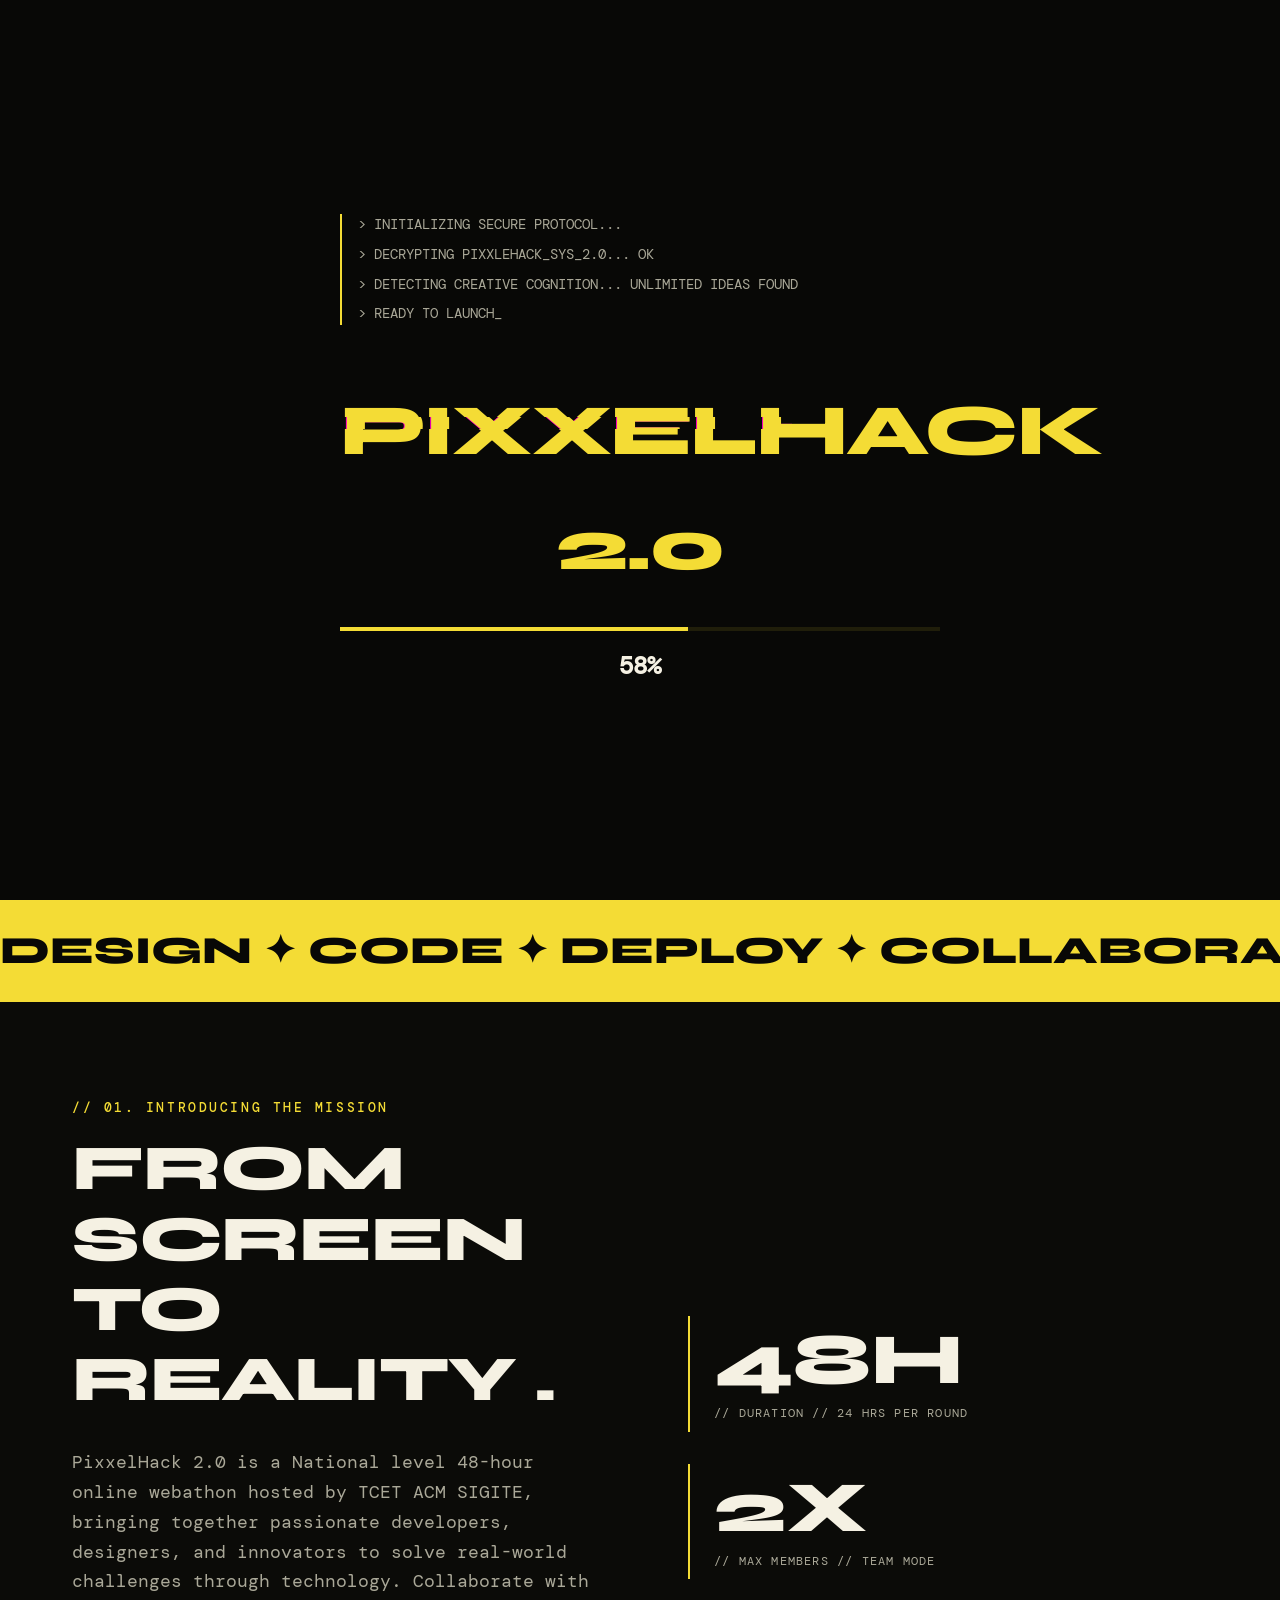
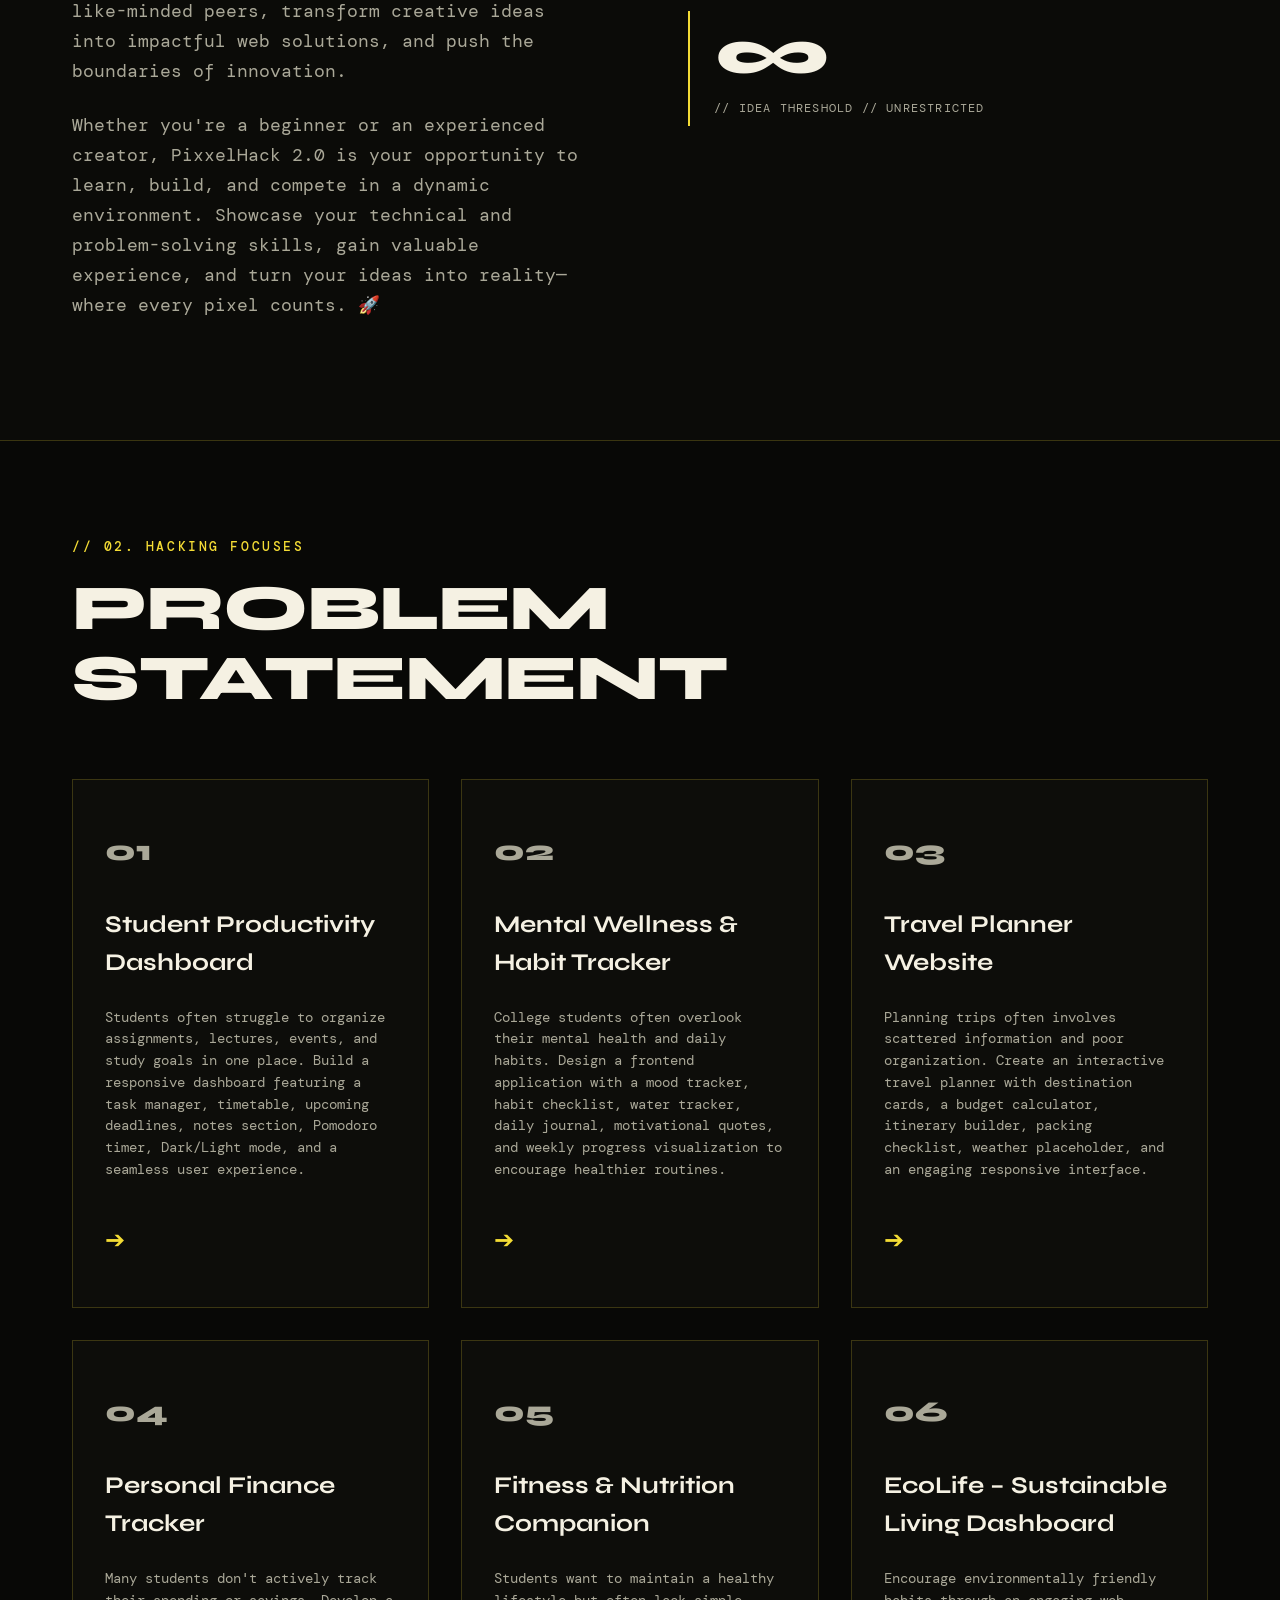
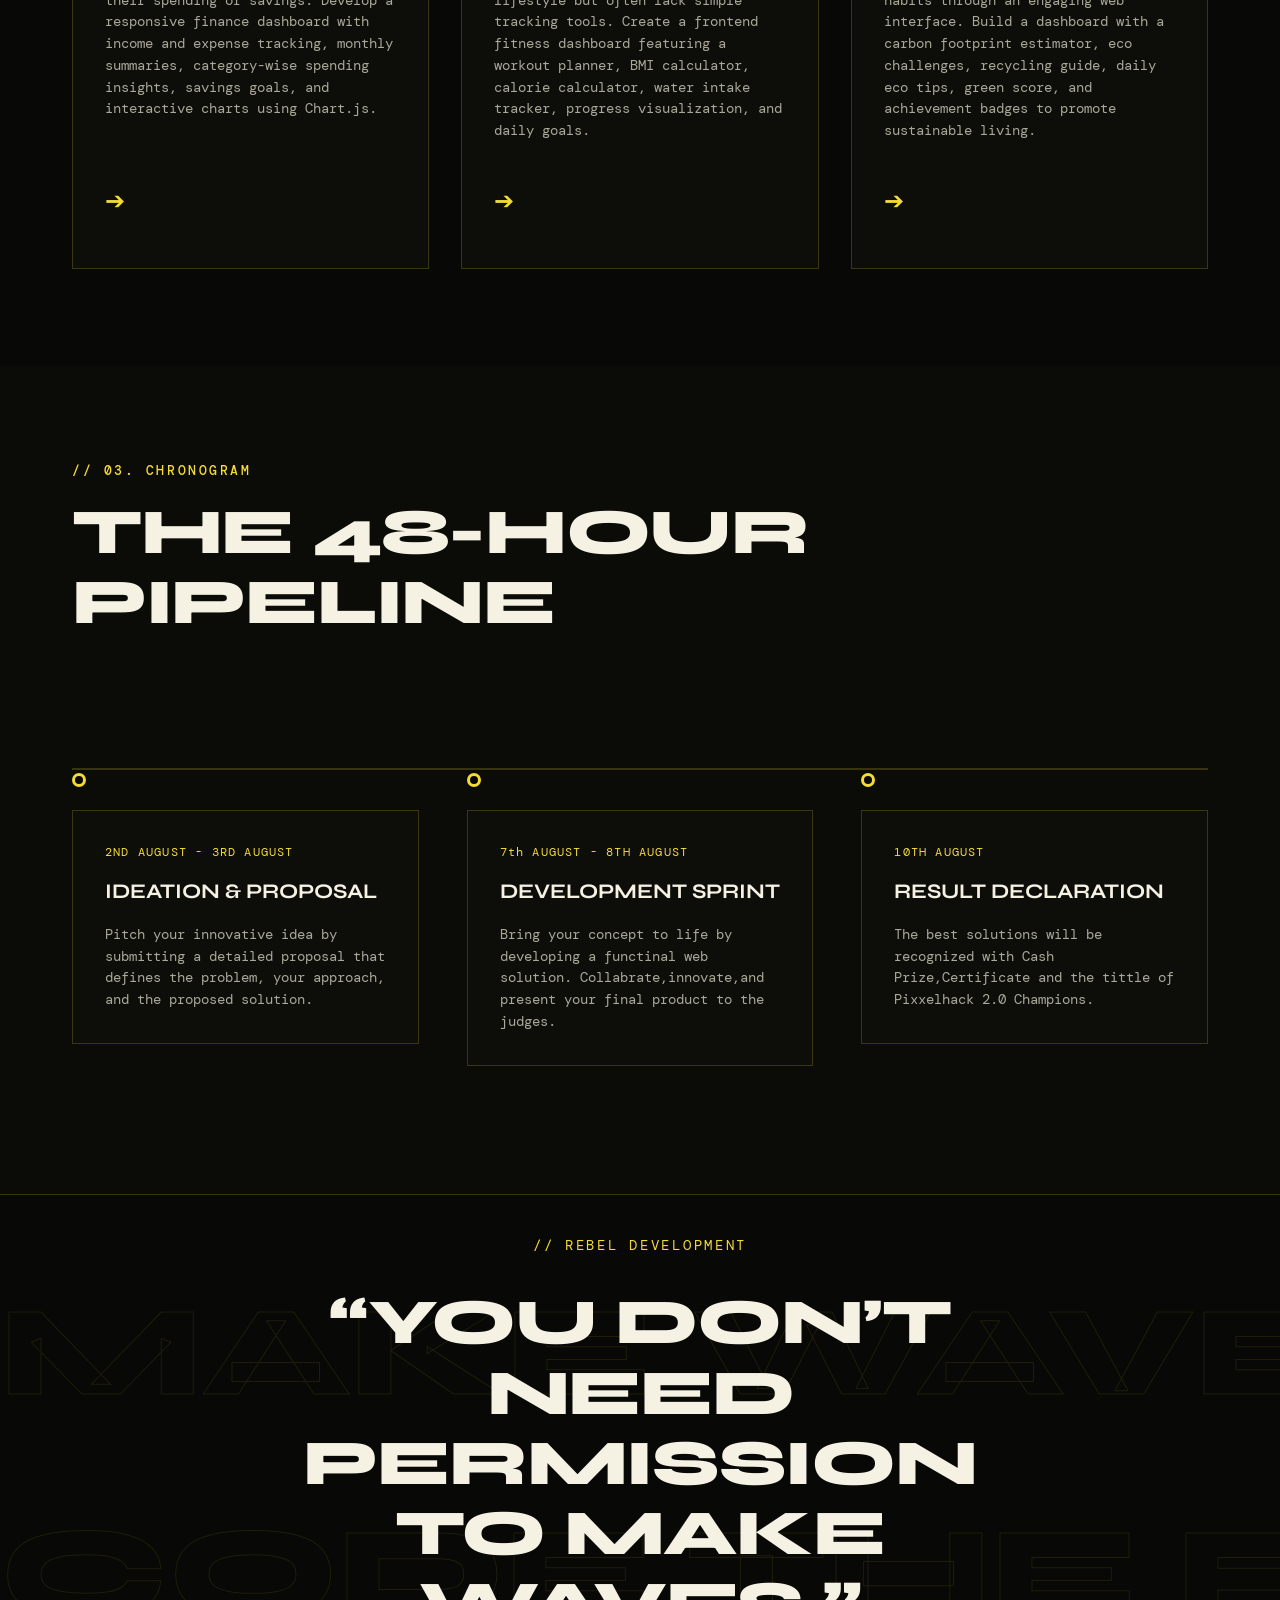
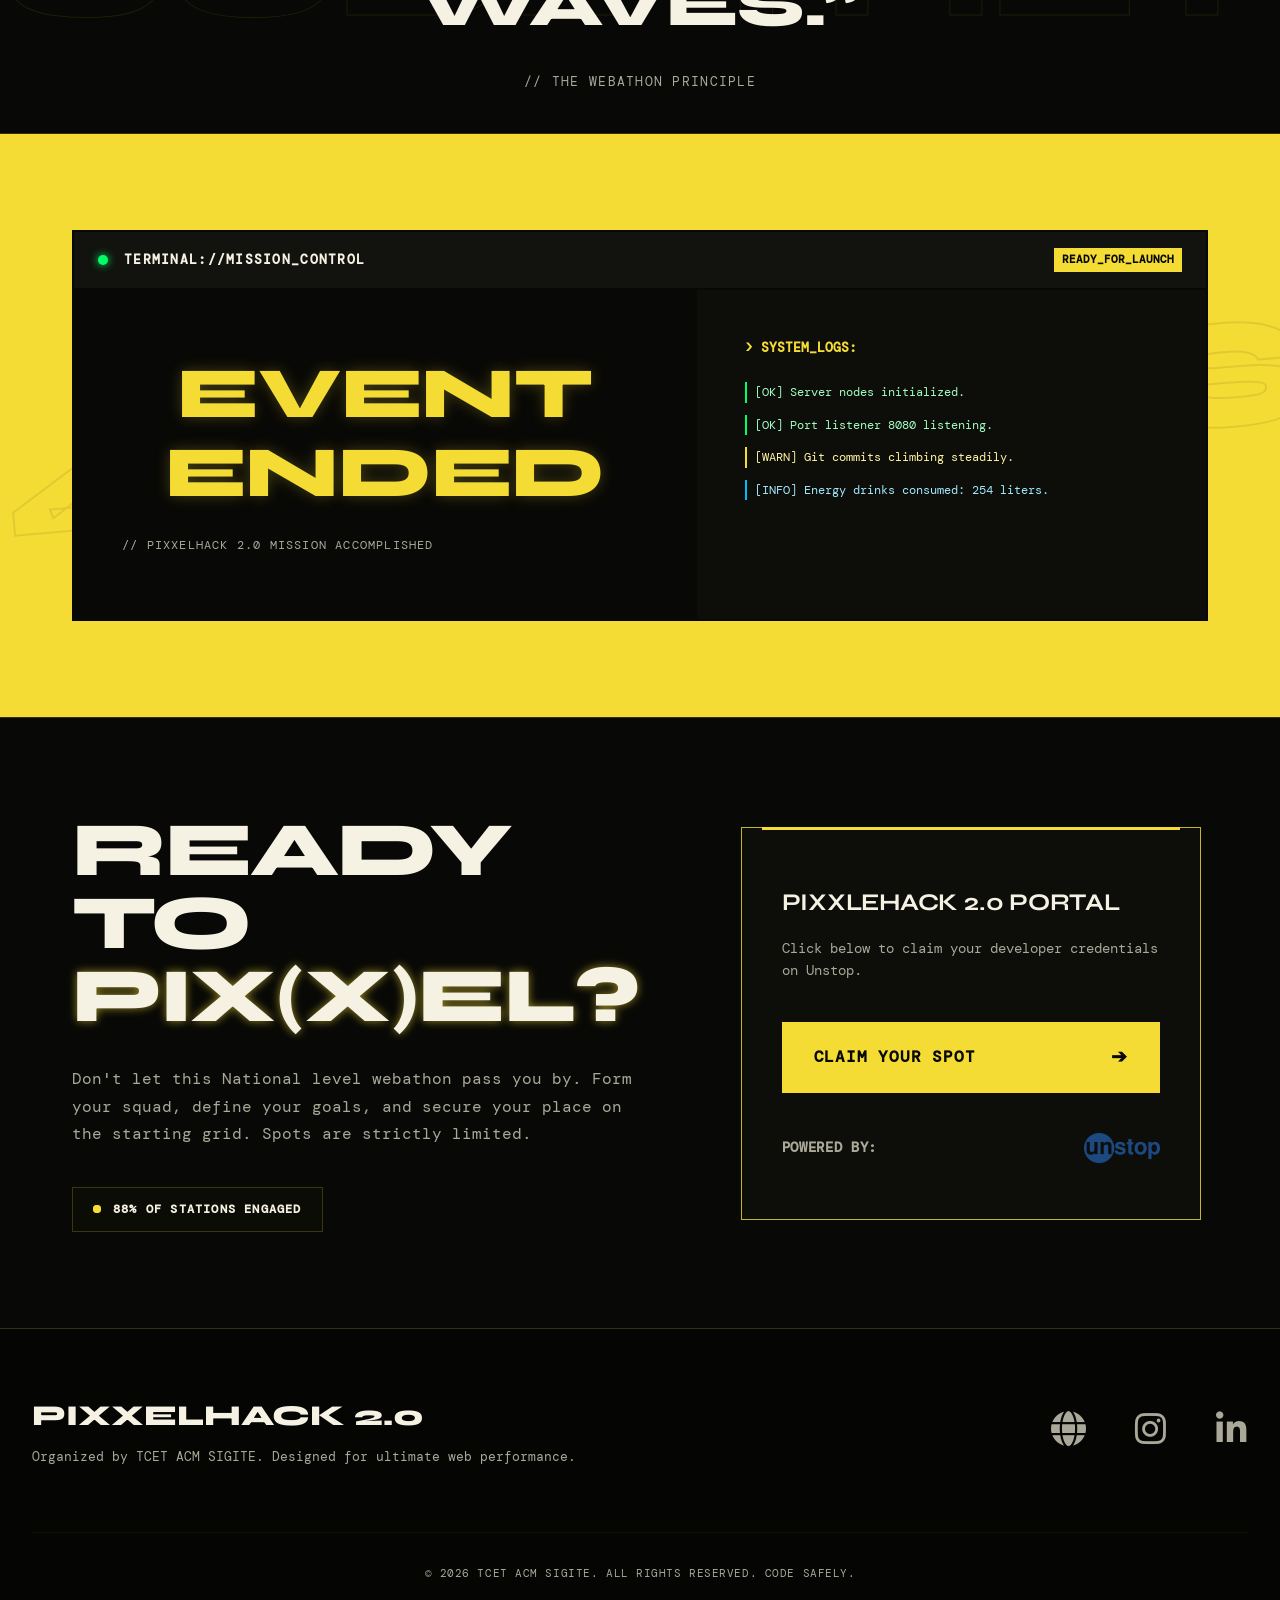
<file: index.html>
<!DOCTYPE html>
<html lang="en">
<head>
    <meta charset="UTF-8">
    <meta name="viewport" content="width=device-width, initial-scale=1.0">
    <title>PIXXELHACK 2.0 // 48-Hour Webathon by TCET ACM SIGITE</title>
    <meta name="description" content="Design, develop, and deploy functional web applications in a 48-hour high-intensity college webathon. Organize teams, innovate, and conquer.">
    <!-- Google Fonts: Syne and DM Mono -->
    <link rel="preconnect" href="https://fonts.googleapis.com">
    <link rel="preconnect" href="https://fonts.gstatic.com" crossorigin>
    <link rel="stylesheet"
  href="https://cdnjs.cloudflare.com/ajax/libs/font-awesome/6.5.2/css/all.min.css">
    <link href="https://fonts.googleapis.com/css2?family=DM+Mono:ital,wght@0,300;0,400;0,500;1,300;1,400;1,500&family=Syne:wght@700;800&display=swap" rel="stylesheet">
    <!-- Main Stylesheet -->
    <link rel="stylesheet" href="styles.css">
</head>
<body>

    <!-- Scroll Progress Indicator -->
    <div id="scroll-progress" aria-hidden="true"></div>

    <!-- Mouse follow glowing element -->
    <div id="mouse-glow" aria-hidden="true"></div>

    <!-- Intro Preloader -->
    <div id="preloader" role="dialog" aria-modal="true" aria-label="System Initializing">
        <div class="preloader-content">
            <div class="preloader-terminal">
                <p class="term-line">&gt; INITIALIZING SECURE PROTOCOL...</p>
                <p class="term-line">&gt; DECRYPTING PIXXLEHACK_SYS_2.0... OK</p>
                <p class="term-line">&gt; DETECTING CREATIVE COGNITION... UNLIMITED IDEAS FOUND</p>
                <p class="term-line">&gt; READY TO LAUNCH_</p>
            </div>
            <div class="preloader-progress-wrap">
                <div class="glitch-title" data-text="PIXXELHACK 2.0">PIXXELHACK 2.0</div>
                <div class="preloader-bar-bg">
                    <div class="preloader-bar" id="load-bar"></div>
                </div>
                <div class="preloader-percentage"><span id="load-pct">00</span>%</div>
            </div>
        </div>
    </div>

    <!-- Scan lines overlay -->
    <div class="scanlines" aria-hidden="true"></div>

    <!-- Header Navigation -->
    <header class="main-header">
    <div class="header-container">
        <!-- TCET logo: far left -->
        <a href="https://tcetmumbai.in/" class="institution-logo tcet-logo" aria-label="TCET Home">
            <img src="TCET Logo.png" alt="TCET logo">
        </a>

        <!-- PixxleHack logo -->
        <a href="#" class="logo-link" aria-label="Pixxlehack 2.0 Home">
            <span class="logo-txt">PIXXELHACK</span>
            <span class="logo-badge">2.0</span>
        </a>

        <nav class="desktop-nav" aria-label="Main Navigation">
            <ul class="nav-list">
                <li><a href="#about" class="nav-link">ABOUT</a></li>
                <li><a href="#tracks" class="nav-link">TRACKS</a></li>
                <li><a href="#timeline" class="nav-link">TIMELINE</a></li>
                <li><a href="#control" class="nav-link">MISSION</a></li>
            </ul>
        </nav>

        <!-- ACM logo: far right -->
        <a href="https://tcet.acm.org/" class="institution-logo acm-logo" aria-label="ACM Home">
            <img src="acm logo.png" alt="ACM logo">
        </a>

        <button class="mobile-nav-toggle" aria-label="Toggle Navigation Menu"
            aria-expanded="false" aria-controls="mobile-menu">
            <span class="bar"></span>
            <span class="bar"></span>
            <span class="bar"></span>
        </button>
    </div>
    <!-- ADD THIS DRAWER CODE RIGHT BELOW THE MOBILE NAV TOGGLE BUTTON -->
<div id="mobile-menu" class="mobile-menu-drawer" aria-hidden="true">
    <ul class="mobile-nav-list">
        <li><a href="#about" class="mobile-nav-link">ABOUT</a></li>
        <li><a href="#tracks" class="mobile-nav-link">TRACKS</a></li>
        <li><a href="#timeline" class="mobile-nav-link">TIMELINE</a></li>
        <li><a href="#control" class="mobile-nav-link">MISSION</a></li>
        <li><a href="#register" class="mobile-nav-link cta-mob-link">CLAIM YOUR SPOT</a></li>
    </ul>
</div>
</header>

    <!-- Main Container -->
    <main>

        <!-- Hero Section -->
        <section id="hero" class="hero-section">
            <div class="hero-grid-bg" aria-hidden="true"></div>
            <div class="hero-container">
                <!-- Left Side: Dynamic Technical Typography -->
                <div class="hero-content reveal-on-scroll">
                    <div class="top-tagline">
                        <span class="tag-symbol">//</span> TCET ACM SIGITE PRESENTS - A NATIONAL LEVEL WEBATHON 
                    </div>
                    
                    <h1 class="hero-headline">
                        CODE.<br>
                        INNOVATE.<br>
                        CONQUER.
                    </h1>

                    <div class="warning-ticker-wrap">
                        <div class="warning-ticker">
                            <span class="ticker-warn">WARNING:</span> UNLIMITED IDEAS DETECTED ✦ 48-HOUR CRITICAL THRESHOLD ✦ CODE PIXEL BY PIXEL ✦ &nbsp;
                        </div>
                    </div>

                    <div class="hero-meta">
                        <div class="tech-spec">
                            <span class="spec-label">MODE:</span> <span class="spec-value text-glowing">ONLINE</span>
                        </div>
                        <div class="tech-spec">
                            <span class="spec-label">DATE:</span> <span class="spec-value">2ND AUGUST</span>
                        </div>
                    </div>

                    <div class="hero-btn-container">
    <a href="#register" class="hero-ticker-btn" aria-label="Join the Hackathon">
        <div class="btn-ticker-track">
            <div class="btn-ticker-content">
                <img src="unstop-logo.png" alt="Unstop" class="ticker-logo-img"> ✦ POWERED BY UNSTOP ✦ CLAIM NOW ✦ POWERED BY UNSTOP ✦ &nbsp;&nbsp;&nbsp;&nbsp;
                <img src="unstop-logo.png" alt="Unstop" class="ticker-logo-img"> ✦ POWERED BY UNSTOP ✦ CLAIM NOW ✦ POWERED BY UNSTOP ✦ &nbsp;&nbsp;&nbsp;&nbsp;
            </div>
            <div class="btn-ticker-content" aria-hidden="true">
                <img src="unstop-logo.png" alt="Unstop" class="ticker-logo-img"> ✦ POWERED BY UNSTOP ✦ CLAIM NOW ✦ POWERED BY UNSTOP ✦ &nbsp;&nbsp;&nbsp;&nbsp;
                <img src="unstop-logo.png" alt="Unstop" class="ticker-logo-img"> ✦ POWERED BY UNSTOP ✦ CLAIM NOW ✦ POWERED BY UNSTOP ✦ &nbsp;&nbsp;&nbsp;&nbsp;
            </div>
        </div>
        <span class="ticker-btn-arrow" aria-hidden="true">➔</span>
    </a>
</div>
                <!-- Right Side: 3D Parallax Poster -->
              <!-- Right Side: 3D Parallax Poster -->
<div class="hero-visual reveal-on-scroll">
    <div class="poster-card" id="parallax-card">
        <div class="poster-glitch-overlay" aria-hidden="true"></div>
        <div class="poster-inner">
            <img src="poster.png" alt="PixxleHack 2.0 Poster" class="poster-img">

            <!-- Overlay floating visual graphics -->
            <div class="poster-overlay-grid" aria-hidden="true"></div>
            
            <!-- Technical HUD Frame Elements -->
            <div class="hud-box top-left">PH_2.0_INIT</div>
            <div class="hud-box bottom-right">TCET_ACM_SIGITE</div>
            <!-- <div class="hud-ring-outer" aria-hidden="true"></div>
            <div class="hud-ring-inner" aria-hidden="true"></div> -->
            
            <!-- floating binary code -->
            <div class="floating-binary" aria-hidden="true">
                01100011 01101111 01100100 01100101
            </div>
        </div>
    </div>
</div>
        </section>

        <!-- Horizontal Marquee Banner -->
        <section class="marquee-section" aria-hidden="true">
            <div class="marquee-track">
                <div class="marquee-content">
                    DESIGN ✦ CODE ✦ DEPLOY ✦ COLLABORATE &nbsp;&nbsp;&nbsp;&nbsp; DESIGN ✦ CODE ✦ DEPLOY ✦ COLLABORATE &nbsp;&nbsp;&nbsp;&nbsp; DESIGN ✦ CODE ✦ DEPLOY ✦ COLLABORATE &nbsp;&nbsp;&nbsp;&nbsp; DESIGN ✦ CODE ✦ DEPLOY ✦ COLLABORATE &nbsp;&nbsp;&nbsp;&nbsp;
                </div>
                <div class="marquee-content" aria-hidden="true">
                    DESIGN ✦ CODE ✦ DEPLOY ✦ COLLABORATE &nbsp;&nbsp;&nbsp;&nbsp; DESIGN ✦ CODE ✦ DEPLOY ✦ COLLABORATE &nbsp;&nbsp;&nbsp;&nbsp; DESIGN ✦ CODE ✦ DEPLOY ✦ COLLABORATE &nbsp;&nbsp;&nbsp;&nbsp; DESIGN ✦ CODE ✦ DEPLOY ✦ COLLABORATE &nbsp;&nbsp;&nbsp;&nbsp;
                </div>
            </div>
        </section>

        <!-- About Section -->
        <section id="about" class="about-section">
            <div class="section-container">
                <div class="about-grid">
                    <div class="about-text-content reveal-on-scroll">
                        <span class="section-badge">// 01. INTRODUCING THE MISSION</span>
                        <h3 class="section-heading">FROM SCREEN to REALITY .</h3>
                        <p class="about-paragraph">
                            PixxelHack 2.0 is a National level 48-hour online webathon hosted by TCET ACM SIGITE, bringing together passionate developers, designers, and innovators to solve real-world challenges through technology. Collaborate with like-minded peers, transform creative ideas into impactful web solutions, and push the boundaries of innovation.
                            </p>
                        <p class="about-paragraph">
                            Whether you're a beginner or an experienced creator, PixxelHack 2.0 is your opportunity to learn, build, and compete in a dynamic environment. Showcase your technical and problem-solving skills, gain valuable experience, and turn your ideas into reality—where every pixel counts. 🚀
                            </p>
                    </div>

                    <!-- Interactive Animated Stats Counters -->
                    <div class="about-stats-panel reveal-on-scroll">
                        <div class="stat-card">
                            <div class="stat-value"><span class="counter-num" data-target="48">0</span>H</div>
                            <div class="stat-label">// DURATION // 24 HRS PER ROUND </div>
                        </div>
                        <div class="stat-card">
                            <div class="stat-value"><span class="counter-num" data-target="2">0</span>X</div>
                            <div class="stat-label">// MAX MEMBERS // TEAM MODE</div>
                        </div>
                        <div class="stat-card">
                            <div class="stat-value">∞</div>
                            <div class="stat-label">// IDEA THRESHOLD // UNRESTRICTED</div>
                        </div>
                    </div>
                </div>
            </div>
        </section>

       <!-- Tracks Section -->
<section id="tracks" class="tracks-section">
    <div class="section-container">
        <div class="section-header reveal-on-scroll">
            <span class="section-badge">// 02. HACKING FOCUSES</span>
            <h2 class="section-heading">PROBLEM STATEMENT</h2>
        </div>

        <div class="tracks-grid">

            <!-- Track Card 1 -->
            <div class="track-card reveal-on-scroll">
                <div class="track-card-decor"></div>
                <div class="track-card-content">
                    <div class="track-icon">01</div>
<h3 class="track-title">Student Productivity Dashboard</h3>
<p class="track-desc">
Students often struggle to organize assignments, lectures, events, and study goals in one place. Build a responsive dashboard featuring a task manager, timetable, upcoming deadlines, notes section, Pomodoro timer, Dark/Light mode, and a seamless user experience.
</p>
                    <span class="track-arrow">➔</span>
                </div>
            </div>

            <!-- Track Card 2 -->
            <div class="track-card reveal-on-scroll">
                <div class="track-card-decor"></div>
                <div class="track-card-content">
                    <div class="track-icon">02</div>
<h3 class="track-title">Mental Wellness & Habit Tracker</h3>
<p class="track-desc">
College students often overlook their mental health and daily habits. Design a frontend application with a mood tracker, habit checklist, water tracker, daily journal, motivational quotes, and weekly progress visualization to encourage healthier routines.
</p>
                    <span class="track-arrow">➔</span>
                </div>
            </div>

            <!-- Track Card 3 -->
            <div class="track-card reveal-on-scroll">
                <div class="track-card-decor"></div>
                <div class="track-card-content">
                    <div class="track-icon">03</div>
<h3 class="track-title">Travel Planner Website</h3>
<p class="track-desc">
Planning trips often involves scattered information and poor organization. Create an interactive travel planner with destination cards, a budget calculator, itinerary builder, packing checklist, weather placeholder, and an engaging responsive interface.
</p>
                    <span class="track-arrow">➔</span>
                </div>
            </div>

            <!-- Track Card 4 -->
            <div class="track-card reveal-on-scroll">
                <div class="track-card-decor"></div>
                <div class="track-card-content">
                    <div class="track-icon">04</div>
<h3 class="track-title">Personal Finance Tracker</h3>
<p class="track-desc">
Many students don't actively track their spending or savings. Develop a responsive finance dashboard with income and expense tracking, monthly summaries, category-wise spending insights, savings goals, and interactive charts using Chart.js.
</p>
                    <span class="track-arrow">➔</span>
                </div>
            </div>

            <!-- Track Card 5 -->
            <div class="track-card reveal-on-scroll">
                <div class="track-card-decor"></div>
                <div class="track-card-content">
                    <div class="track-icon">05</div>
<h3 class="track-title">Fitness & Nutrition Companion</h3>
<p class="track-desc">
Students want to maintain a healthy lifestyle but often lack simple tracking tools. Create a frontend fitness dashboard featuring a workout planner, BMI calculator, calorie calculator, water intake tracker, progress visualization, and daily goals.
</p>
                    <span class="track-arrow">➔</span>
                </div>
            </div>

            <!-- Track Card 6 -->
            <div class="track-card reveal-on-scroll">
                <div class="track-card-decor"></div>
                <div class="track-card-content">
                    <div class="track-icon">06</div>
<h3 class="track-title">EcoLife – Sustainable Living Dashboard</h3>
<p class="track-desc">
Encourage environmentally friendly habits through an engaging web interface. Build a dashboard with a carbon footprint estimator, eco challenges, recycling guide, daily eco tips, green score, and achievement badges to promote sustainable living.
</p>
                    <span class="track-arrow">➔</span>
                </div>
            </div>

        </div>
    </div>
</section>
        <!-- Timeline Section -->
        <section id="timeline" class="timeline-section">
            <div class="section-container">
                <div class="section-header reveal-on-scroll">
                    <span class="section-badge">// 03. CHRONOGRAM</span>
                    <h2 class="section-heading">THE 48-HOUR PIPELINE</h2>
                </div>

                <!-- Horizontal Desktop / Vertical Mobile Timeline Container -->
                <div class="timeline-wrapper reveal-on-scroll">
                    <div class="timeline-progress-line" id="timeline-indicator" aria-hidden="true"></div>
                    
                    <div class="timeline-grid">
                        <!-- Timeline Step 1 -->
                        <div class="timeline-item">
                            <div class="timeline-node">
                                <div class="node-dot"></div>
                            </div>
                            <div class="timeline-card">
                                <div class="timeline-time">2ND AUGUST - 3RD AUGUST</div>
                                <h3 class="timeline-title">IDEATION & PROPOSAL </h3>
                                <p class="timeline-desc">
                                    Pitch your innovative idea by submitting a detailed proposal that defines the problem, your approach, and the proposed solution.
                                </p>
                            </div>
                        </div>

                        <!-- Timeline Step 2 -->
                        <div class="timeline-item">
                            <div class="timeline-node">
                                <div class="node-dot"></div>
                            </div>
                            <div class="timeline-card">
                                <div class="timeline-time">7th AUGUST - 8TH AUGUST</div>
                                <h3 class="timeline-title">DEVELOPMENT SPRINT</h3>
                                <p class="timeline-desc">
                                    Bring your concept to life by developing a functinal web solution. Collabrate,innovate,and present your final product to the judges.
                           </p> </div>
                        </div>

                        <!-- Timeline Step 3 -->
                        <div class="timeline-item">
                            <div class="timeline-node">
                                <div class="node-dot"></div>
                            </div>
                            <div class="timeline-card">
                                <div class="timeline-time">10TH AUGUST</div>
                                <h3 class="timeline-title">RESULT  DECLARATION</h3>
                                <p class="timeline-desc">
                                   The best solutions will be recognized with Cash Prize,Certificate and the tittle of Pixxelhack 2.0 Champions.
                                   </p>
                            </div>
                        </div>
                    </div>
                </div>
            </div>
        </section>

        <!-- Bold Manifesto Section -->
        <section class="manifesto-section">
            <div class="manifesto-marquee-bg outline-text" aria-hidden="true">
                <div class="manifesto-marquee-track left-to-right">
                    <span>MAKE WAVES ✦ MAKE WAVES ✦ MAKE WAVES ✦ MAKE WAVES ✦ &nbsp;</span>
                    <span>MAKE WAVES ✦ MAKE WAVES ✦ MAKE WAVES ✦ MAKE WAVES ✦ &nbsp;</span>
                </div>
                <div class="manifesto-marquee-track right-to-left">
                    <span>CODE THE FUTURE ✦ CODE THE FUTURE ✦ CODE THE FUTURE ✦ &nbsp;</span>
                    <span>CODE THE FUTURE ✦ CODE THE FUTURE ✦ CODE THE FUTURE ✦ &nbsp;</span>
                </div>
            </div>
            <div class="section-container">
                <div class="manifesto-content reveal-on-scroll">
                    <p class="manifesto-sub">// REBEL DEVELOPMENT</p>
                    <blockquote class="manifesto-quote">
                        “YOU DON’T NEED PERMISSION TO MAKE WAVES.”
                    </blockquote>
                    <p class="manifesto-author">// THE WEBATHON PRINCIPLE</p>
                </div>
            </div>
        </section>

        <!-- Mission Control Countdown Section -->
        <section id="control" class="mission-control-section">
            <!-- Animated Outline Typography in Background -->
            <div class="mission-outline-bg outline-text" aria-hidden="true">
                48 HOURS SYSTEM_LAUNCHED 48 HOURS SYSTEM_LAUNCHED
            </div>
            
            <div class="section-container">
                <div class="control-panel reveal-on-scroll">
                    <div class="control-header">
                        <span class="control-status-dot green"></span>
                        <span class="control-title-txt">TERMINAL://MISSION_CONTROL</span>
                        <span class="control-badge">READY_FOR_LAUNCH</span>
                    </div>
                    
                    <div class="countdown-grid">
                        <div class="countdown-wrap">
                            <!-- Mega Countdown Timer -->
                            <div class="countdown-display" id="timer-display" aria-live="polite">
                                48:00:00
                            </div>
                            <p class="countdown-sub">// CLOCK COUNTDOWN INITIATED ON INITIAL BOOT</p>
                        </div>
                        
                        <!-- Terminal Log Outputs -->
                        <div class="terminal-logs">
                            <div class="log-heading">&gt; SYSTEM_LOGS:</div>
                            <div class="log-screen" id="log-screen">
                                <div class="log-line text-success">[OK] Server nodes initialized.</div>
                                <div class="log-line text-success">[OK] Port listener 8080 listening.</div>
                                <div class="log-line text-warning">[WARN] Git commits climbing steadily.</div>
                                <div class="log-line text-info">[INFO] Energy drinks consumed: 254 liters.</div>
                            </div>
                        </div>
                    </div>
                </div>
            </div>
        </section>

        <!-- Registration & Spot Claim Section -->
        <section id="register" class="register-section">
            <div class="section-container">
                <div class="register-layout">
                    <div class="register-info reveal-on-scroll">
                        <h2 class="register-heading">READY TO<br><span class="text-glowing">PIX(X)EL?</span></h2>
                        <p class="register-desc">
                            Don't let this National level webathon pass you by. Form your squad, define your goals, and secure your place on the starting grid. Spots are strictly limited.
                        </p>
                        
                        <div class="spot-indicator-box">
                            <div class="spot-indicator">
                                <div class="spot-pulse"></div>
                                <span>88% OF STATIONS ENGAGED</span>
                            </div>
                        </div>
                    </div>

                    <!-- Registration Action Button Container -->
                    <div class="register-action reveal-on-scroll">
                        <div class="register-card">
                            <div class="card-top-decor"></div>
                            <h3 class="card-heading">PIXXLEHACK 2.0 PORTAL</h3>
                            <p class="card-instruction">Click below to claim your developer credentials on Unstop.</p>
                            
                            <a href="https://unstop.com/o/wrt0Ppy?lb=8E0WwJqz&utm_medium=Share&utm_source=WhatsApp" target="_blank" rel="noopener noreferrer" class="claim-btn">
                                <span class="claim-btn-txt">CLAIM YOUR SPOT</span>
                                <span class="claim-btn-arrow">➔</span>
                            </a>
                            
             <div class="card-footer-spec" style="display: flex !important; align-items: center !important; gap: 10px !important; margin-top: 40px !important;">
    <h2 style="font-size: 0.85rem !important; margin: 0 !important; color: #AAA898 !important; letter-spacing: 0.05em !important;">POWERED BY:</h2>
    <img src="unstop-logo.png" alt="Unstop" style="height: 30px !important; width: auto !important; max-width: 120px !important; display: inline-block !important; object-fit: contain !important;">
</div>
                        </div>
                    </div>
                </div>
            </div>
        </section>

    </main>

    <!-- Footer -->
    <footer class="main-footer">
        <div class="footer-container">
            <div class="footer-branding">
                <div class="footer-logo">PIXXELHACK 2.0  </div>
                <p class="footer-credit">Organized by TCET ACM SIGITE. Designed for ultimate web performance.</p>
            </div>
            
           <div class="footer-links">
    <a href="https://tcet.acm.org/"
       target="_blank"
       rel="noopener noreferrer"
       class="social-link"
       aria-label="Visit TCET ACM website">
        <i class="fa-solid fa-globe social-icon"></i>
    </a>
    <!-- FIXED LINK: Stripped out the broken query tracking string -->
    <a href="https://www.instagram.com/tcet_acm_sigite/"
       target="_blank"
       rel="noopener noreferrer"
       class="social-link"
       aria-label="Follow us on Instagram">
        <i class="fa-brands fa-instagram social-icon"></i>
    </a>
    <a href="https://www.linkedin.com/in/acmtcet"
       target="_blank"
       rel="noopener noreferrer"
       class="social-link"
       aria-label="Connect with us on LinkedIn">
        <i class="fa-brands fa-linkedin-in social-icon"></i>
    </a>
</div>
        </div>
        <div class="footer-bottom">
            <p>&copy; 2026 TCET ACM SIGITE. ALL RIGHTS RESERVED. CODE SAFELY.</p>
        </div>
    </footer>

    <!-- Main JS script -->
    <script src="script.js"></script>
</body>
</html>
</file>
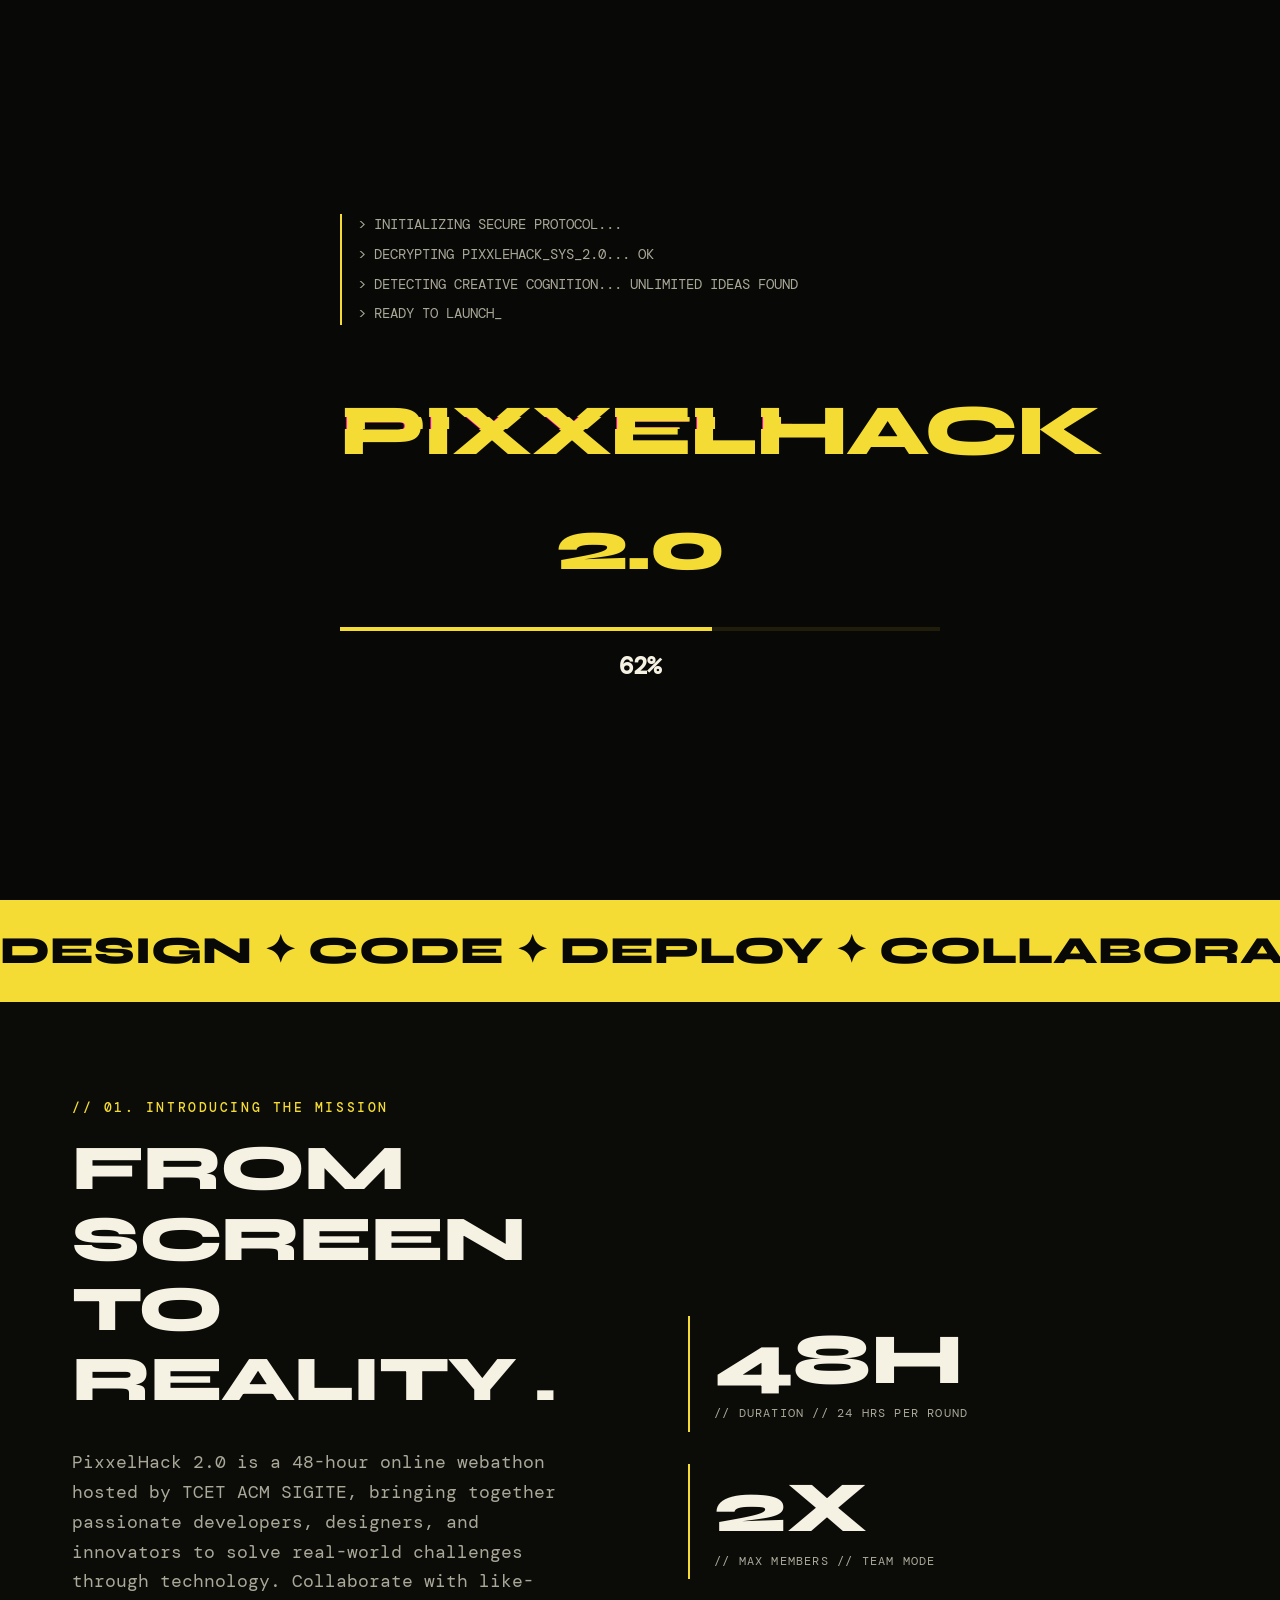
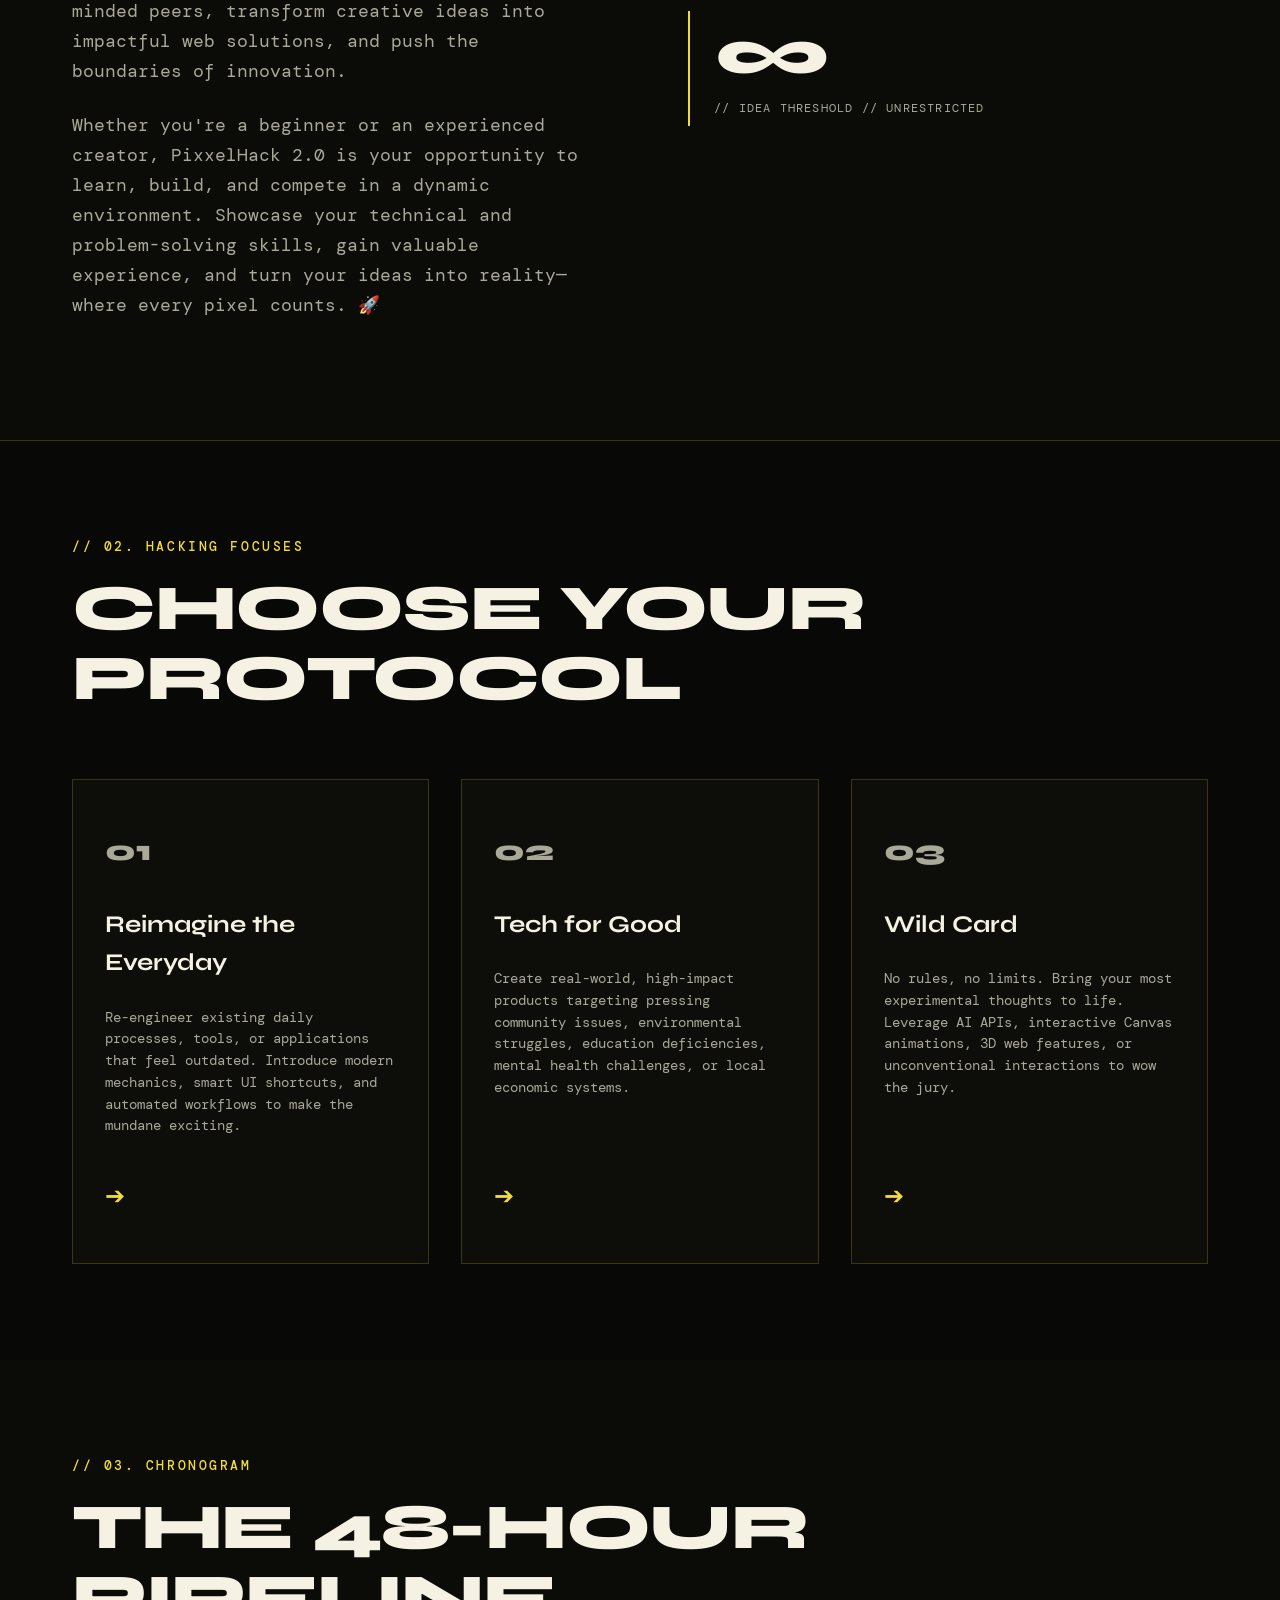
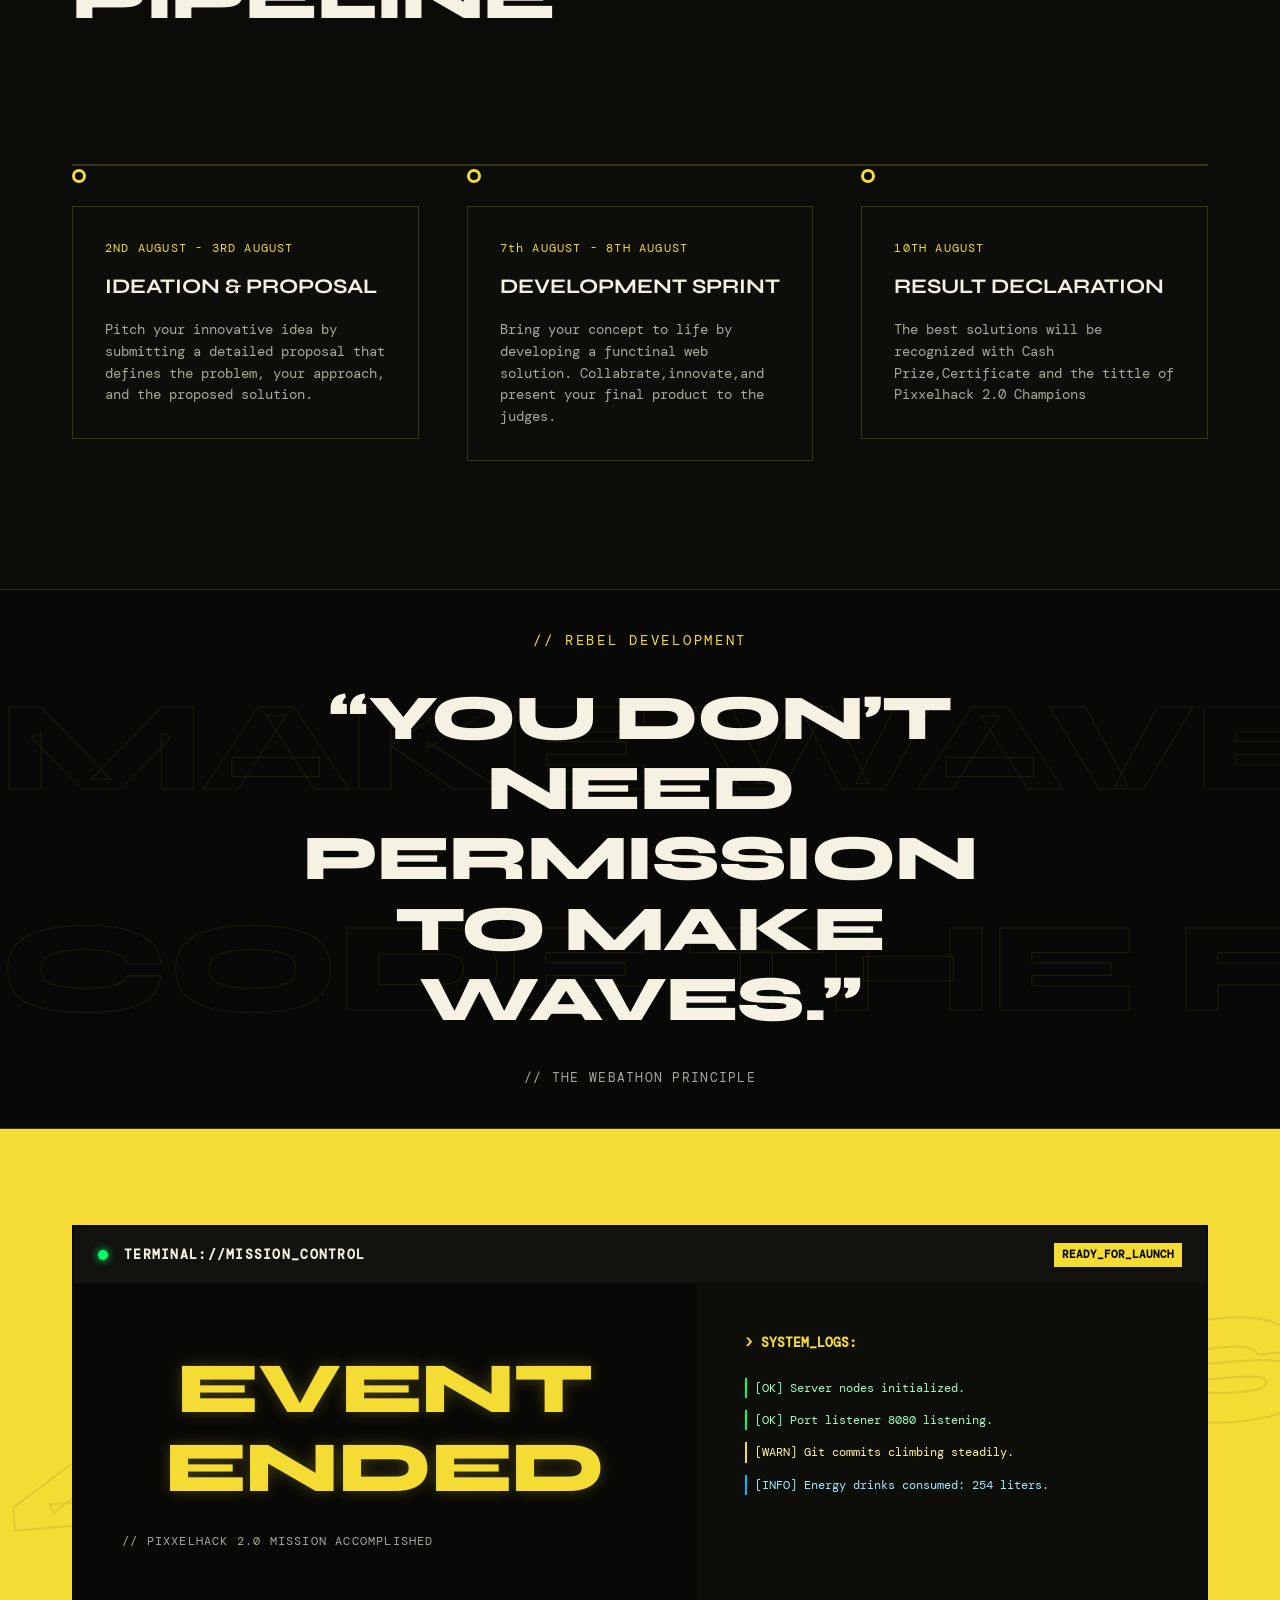
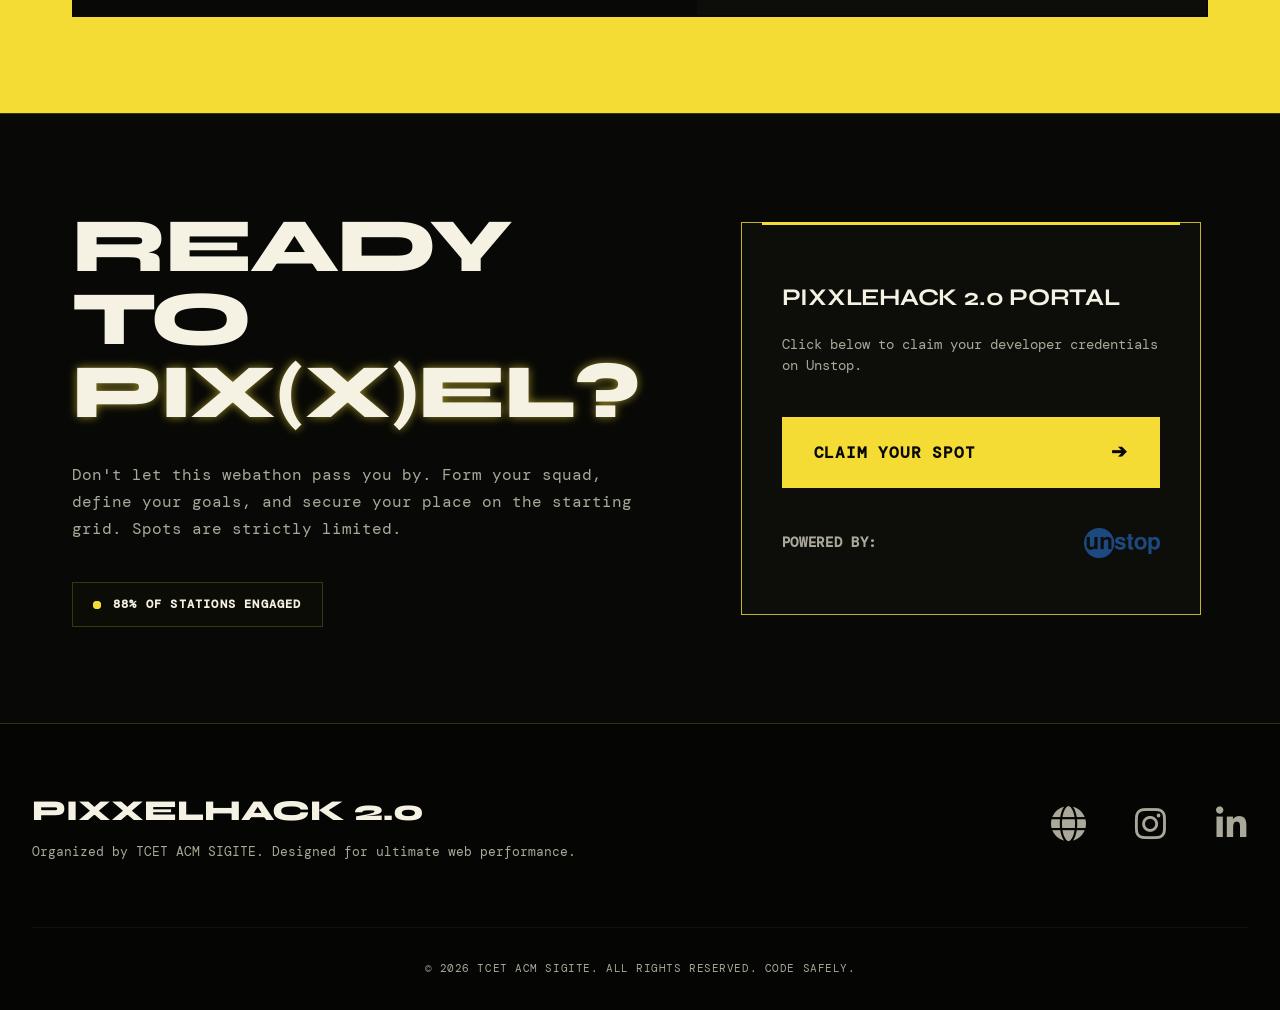
<file: index1.html>
<!DOCTYPE html>
<html lang="en">
<head>
    <meta charset="UTF-8">
    <meta name="viewport" content="width=device-width, initial-scale=1.0">
    <title>PIXXELHACK 2.0 // 48-Hour Webathon by TCET ACM SIGITE</title>
    <meta name="description" content="Design, develop, and deploy functional web applications in a 48-hour high-intensity college webathon. Organize teams, innovate, and conquer.">
    <!-- Google Fonts: Syne and DM Mono -->
    <link rel="preconnect" href="https://fonts.googleapis.com">
    <link rel="preconnect" href="https://fonts.gstatic.com" crossorigin>
    <link rel="stylesheet"
  href="https://cdnjs.cloudflare.com/ajax/libs/font-awesome/6.5.2/css/all.min.css">
    <link href="https://fonts.googleapis.com/css2?family=DM+Mono:ital,wght@0,300;0,400;0,500;1,300;1,400;1,500&family=Syne:wght@700;800&display=swap" rel="stylesheet">
    <!-- Main Stylesheet -->
    <link rel="stylesheet" href="styles.css">
</head>
<body>

    <!-- Scroll Progress Indicator -->
    <div id="scroll-progress" aria-hidden="true"></div>

    <!-- Mouse follow glowing element -->
    <div id="mouse-glow" aria-hidden="true"></div>

    <!-- Intro Preloader -->
    <div id="preloader" role="dialog" aria-modal="true" aria-label="System Initializing">
        <div class="preloader-content">
            <div class="preloader-terminal">
                <p class="term-line">&gt; INITIALIZING SECURE PROTOCOL...</p>
                <p class="term-line">&gt; DECRYPTING PIXXLEHACK_SYS_2.0... OK</p>
                <p class="term-line">&gt; DETECTING CREATIVE COGNITION... UNLIMITED IDEAS FOUND</p>
                <p class="term-line">&gt; READY TO LAUNCH_</p>
            </div>
            <div class="preloader-progress-wrap">
                <div class="glitch-title" data-text="PIXXELHACK 2.0">PIXXELHACK 2.0</div>
                <div class="preloader-bar-bg">
                    <div class="preloader-bar" id="load-bar"></div>
                </div>
                <div class="preloader-percentage"><span id="load-pct">00</span>%</div>
            </div>
        </div>
    </div>

    <!-- Scan lines overlay -->
    <div class="scanlines" aria-hidden="true"></div>

    <!-- Header Navigation -->
    <header class="main-header">
    <div class="header-container">
        <!-- TCET logo: far left -->
        <a href="https://www.tcetmumbai.in/" class="institution-logo tcet-logo" aria-label="TCET Home">
            <img src="TCET Logo.png" alt="TCET logo">
        </a>

        <!-- PixxleHack logo -->
        <a href="#" class="logo-link" aria-label="Pixxlehack 2.0 Home">
            <span class="logo-txt">PIXXELHACK</span>
            <span class="logo-badge">2.0</span>
        </a>

        <nav class="desktop-nav" aria-label="Main Navigation">
            <ul class="nav-list">
                <li><a href="#about" class="nav-link">ABOUT</a></li>
                <li><a href="#tracks" class="nav-link">TRACKS</a></li>
                <li><a href="#timeline" class="nav-link">TIMELINE</a></li>
                <li><a href="#control" class="nav-link">MISSION</a></li>
            </ul>
        </nav>

        <!-- ACM logo: far right -->
        <a href="https://tcet.acm.org/" class="institution-logo acm-logo" aria-label="ACM Home">
            <img src="acm logo.png" alt="ACM logo">
        </a>

        <button class="mobile-nav-toggle" aria-label="Toggle Navigation Menu"
            aria-expanded="false" aria-controls="mobile-menu">
            <span class="bar"></span>
            <span class="bar"></span>
            <span class="bar"></span>
        </button>
    </div>
</header>

    <!-- Main Container -->
    <main>

        <!-- Hero Section -->
        <section id="hero" class="hero-section">
            <div class="hero-grid-bg" aria-hidden="true"></div>
            <div class="hero-container">
                <!-- Left Side: Dynamic Technical Typography -->
                <div class="hero-content reveal-on-scroll">
                    <div class="top-tagline">
                        <span class="tag-symbol">//</span> TCET ACM SIGITE PRESENTS // WEBATHON 2.0
                    </div>
                    
                    <h1 class="hero-headline">
                        CODE.<br>
                        INNOVATE.<br>
                        CONQUER.
                    </h1>

                    <div class="warning-ticker-wrap">
                        <div class="warning-ticker">
                            <span class="ticker-warn">WARNING:</span> UNLIMITED IDEAS DETECTED ✦ 48-HOUR CRITICAL THRESHOLD ✦ CODE PIXEL BY PIXEL ✦ &nbsp;
                        </div>
                    </div>

                    <div class="hero-meta">
                        <div class="tech-spec">
                            <span class="spec-label">MODE:</span> <span class="spec-value text-glowing">ONLINE</span>
                        </div>
                        <div class="tech-spec">
                            <span class="spec-label">DATE:</span> <span class="spec-value">2ND AUGUST</span>
                        </div>
                    </div>

                    <div class="hero-btn-container">
    <a href="#register" class="hero-ticker-btn" aria-label="Join the Hackathon">
        <div class="btn-ticker-track">
            <div class="btn-ticker-content">
                <img src="unstop-logo.png" alt="Unstop" class="ticker-logo-img"> ✦ POWERED BY UNSTOP ✦ CLAIM YOUR SPOT NOW ✦ POWERED BY UNSTOP ✦ &nbsp;&nbsp;&nbsp;&nbsp;
                <img src="unstop-logo.png" alt="Unstop" class="ticker-logo-img"> ✦ POWERED BY UNSTOP ✦ CLAIM YOUR SPOT NOW ✦ POWERED BY UNSTOP ✦ &nbsp;&nbsp;&nbsp;&nbsp;
            </div>
            <div class="btn-ticker-content" aria-hidden="true">
                <img src="unstop-logo.png" alt="Unstop" class="ticker-logo-img"> ✦ POWERED BY UNSTOP ✦ CLAIM YOUR SPOT NOW ✦ POWERED BY UNSTOP ✦ &nbsp;&nbsp;&nbsp;&nbsp;
                <img src="unstop-logo.png" alt="Unstop" class="ticker-logo-img"> ✦ POWERED BY UNSTOP ✦ CLAIM YOUR SPOT NOW ✦ POWERED BY UNSTOP ✦ &nbsp;&nbsp;&nbsp;&nbsp;
            </div>
        </div>
        <span class="ticker-btn-arrow" aria-hidden="true">➔</span>
    </a>
</div>
                <!-- Right Side: 3D Parallax Poster -->
              <!-- Right Side: 3D Parallax Poster -->
<div class="hero-visual reveal-on-scroll">
    <div class="poster-card" id="parallax-card">
        <div class="poster-glitch-overlay" aria-hidden="true"></div>
        <div class="poster-inner">
            <img src="poster.png" alt="PixxleHack 2.0 Poster" class="poster-img">

            <!-- Overlay floating visual graphics -->
            <div class="poster-overlay-grid" aria-hidden="true"></div>
            
            <!-- Technical HUD Frame Elements -->
            <div class="hud-box top-left">PH_2.0_INIT</div>
            <div class="hud-box bottom-right">TCET_ACM_SIGITE</div>
            <div class="hud-ring-outer" aria-hidden="true"></div>
            <div class="hud-ring-inner" aria-hidden="true"></div>
            
            <!-- floating binary code -->
            <div class="floating-binary" aria-hidden="true">
                01100011 01101111 01100100 01100101
            </div>
        </div>
    </div>
</div>
        </section>

        <!-- Horizontal Marquee Banner -->
        <section class="marquee-section" aria-hidden="true">
            <div class="marquee-track">
                <div class="marquee-content">
                    DESIGN ✦ CODE ✦ DEPLOY ✦ COLLABORATE &nbsp;&nbsp;&nbsp;&nbsp; DESIGN ✦ CODE ✦ DEPLOY ✦ COLLABORATE &nbsp;&nbsp;&nbsp;&nbsp; DESIGN ✦ CODE ✦ DEPLOY ✦ COLLABORATE &nbsp;&nbsp;&nbsp;&nbsp; DESIGN ✦ CODE ✦ DEPLOY ✦ COLLABORATE &nbsp;&nbsp;&nbsp;&nbsp;
                </div>
                <div class="marquee-content" aria-hidden="true">
                    DESIGN ✦ CODE ✦ DEPLOY ✦ COLLABORATE &nbsp;&nbsp;&nbsp;&nbsp; DESIGN ✦ CODE ✦ DEPLOY ✦ COLLABORATE &nbsp;&nbsp;&nbsp;&nbsp; DESIGN ✦ CODE ✦ DEPLOY ✦ COLLABORATE &nbsp;&nbsp;&nbsp;&nbsp; DESIGN ✦ CODE ✦ DEPLOY ✦ COLLABORATE &nbsp;&nbsp;&nbsp;&nbsp;
                </div>
            </div>
        </section>

        <!-- About Section -->
        <section id="about" class="about-section">
            <div class="section-container">
                <div class="about-grid">
                    <div class="about-text-content reveal-on-scroll">
                        <span class="section-badge">// 01. INTRODUCING THE MISSION</span>
                        <h3 class="section-heading">FROM SCREEN to REALITY .</h3>
                        <p class="about-paragraph">
                            PixxelHack 2.0 is a 48-hour online webathon hosted by TCET ACM SIGITE, bringing together passionate developers, designers, and innovators to solve real-world challenges through technology. Collaborate with like-minded peers, transform creative ideas into impactful web solutions, and push the boundaries of innovation.
                            </p>
                        <p class="about-paragraph">
                            Whether you're a beginner or an experienced creator, PixxelHack 2.0 is your opportunity to learn, build, and compete in a dynamic environment. Showcase your technical and problem-solving skills, gain valuable experience, and turn your ideas into reality—where every pixel counts. 🚀
                            </p>
                    </div>

                    <!-- Interactive Animated Stats Counters -->
                    <div class="about-stats-panel reveal-on-scroll">
                        <div class="stat-card">
                            <div class="stat-value"><span class="counter-num" data-target="48">0</span>H</div>
                            <div class="stat-label">// DURATION // 24 HRS PER ROUND </div>
                        </div>
                        <div class="stat-card">
                            <div class="stat-value"><span class="counter-num" data-target="2">0</span>X</div>
                            <div class="stat-label">// MAX MEMBERS // TEAM MODE</div>
                        </div>
                        <div class="stat-card">
                            <div class="stat-value">∞</div>
                            <div class="stat-label">// IDEA THRESHOLD // UNRESTRICTED</div>
                        </div>
                    </div>
                </div>
            </div>
        </section>

        <!-- Tracks Section -->
        <section id="tracks" class="tracks-section">
            <div class="section-container">
                <div class="section-header reveal-on-scroll">
                    <span class="section-badge">// 02. HACKING FOCUSES</span>
                    <h2 class="section-heading">CHOOSE YOUR PROTOCOL</h2>
                </div>

                <div class="tracks-grid">
                    <!-- Track Card 1 -->
                    <div class="track-card reveal-on-scroll">
                        <div class="track-card-decor"></div>
                        <div class="track-card-content">
                            <div class="track-icon">01</div>
                            <h3 class="track-title">Reimagine the Everyday</h3>
                            <p class="track-desc">
                                Re-engineer existing daily processes, tools, or applications that feel outdated. Introduce modern mechanics, smart UI shortcuts, and automated workflows to make the mundane exciting.
                            </p>
                            <span class="track-arrow">➔</span>
                        </div>
                    </div>

                    <!-- Track Card 2 -->
                    <div class="track-card reveal-on-scroll">
                        <div class="track-card-decor"></div>
                        <div class="track-card-content">
                            <div class="track-icon">02</div>
                            <h3 class="track-title">Tech for Good</h3>
                            <p class="track-desc">
                                Create real-world, high-impact products targeting pressing community issues, environmental struggles, education deficiencies, mental health challenges, or local economic systems.
                            </p>
                            <span class="track-arrow">➔</span>
                        </div>
                    </div>

                    <!-- Track Card 3 -->
                    <div class="track-card reveal-on-scroll">
                        <div class="track-card-decor"></div>
                        <div class="track-card-content">
                            <div class="track-icon">03</div>
                            <h3 class="track-title">Wild Card</h3>
                            <p class="track-desc">
                                No rules, no limits. Bring your most experimental thoughts to life. Leverage AI APIs, interactive Canvas animations, 3D web features, or unconventional interactions to wow the jury.
                            </p>
                            <span class="track-arrow">➔</span>
                        </div>
                    </div>
                </div>
            </div>
        </section>

        <!-- Timeline Section -->
        <section id="timeline" class="timeline-section">
            <div class="section-container">
                <div class="section-header reveal-on-scroll">
                    <span class="section-badge">// 03. CHRONOGRAM</span>
                    <h2 class="section-heading">THE 48-HOUR PIPELINE</h2>
                </div>

                <!-- Horizontal Desktop / Vertical Mobile Timeline Container -->
                <div class="timeline-wrapper reveal-on-scroll">
                    <div class="timeline-progress-line" id="timeline-indicator" aria-hidden="true"></div>
                    
                    <div class="timeline-grid">
                        <!-- Timeline Step 1 -->
                        <div class="timeline-item">
                            <div class="timeline-node">
                                <div class="node-dot"></div>
                            </div>
                            <div class="timeline-card">
                                <div class="timeline-time">2ND AUGUST - 3RD AUGUST</div>
                                <h3 class="timeline-title">IDEATION & PROPOSAL </h3>
                                <p class="timeline-desc">
                                    Pitch your innovative idea by submitting a detailed proposal that defines the problem, your approach, and the proposed solution.
                                </p>
                            </div>
                        </div>

                        <!-- Timeline Step 2 -->
                        <div class="timeline-item">
                            <div class="timeline-node">
                                <div class="node-dot"></div>
                            </div>
                            <div class="timeline-card">
                                <div class="timeline-time">7th AUGUST - 8TH AUGUST</div>
                                <h3 class="timeline-title">DEVELOPMENT SPRINT</h3>
                                <p class="timeline-desc">
                                    Bring your concept to life by developing a functinal web solution. Collabrate,innovate,and present your final product to the judges.
                           </p> </div>
                        </div>

                        <!-- Timeline Step 3 -->
                        <div class="timeline-item">
                            <div class="timeline-node">
                                <div class="node-dot"></div>
                            </div>
                            <div class="timeline-card">
                                <div class="timeline-time">10TH AUGUST</div>
                                <h3 class="timeline-title">RESULT  DECLARATION</h3>
                                <p class="timeline-desc">
                                   The best solutions will be recognized with Cash Prize,Certificate and the tittle of Pixxelhack 2.0 Champions
                                   </p>
                            </div>
                        </div>
                    </div>
                </div>
            </div>
        </section>

        <!-- Bold Manifesto Section -->
        <section class="manifesto-section">
            <div class="manifesto-marquee-bg outline-text" aria-hidden="true">
                <div class="manifesto-marquee-track left-to-right">
                    <span>MAKE WAVES ✦ MAKE WAVES ✦ MAKE WAVES ✦ MAKE WAVES ✦ &nbsp;</span>
                    <span>MAKE WAVES ✦ MAKE WAVES ✦ MAKE WAVES ✦ MAKE WAVES ✦ &nbsp;</span>
                </div>
                <div class="manifesto-marquee-track right-to-left">
                    <span>CODE THE FUTURE ✦ CODE THE FUTURE ✦ CODE THE FUTURE ✦ &nbsp;</span>
                    <span>CODE THE FUTURE ✦ CODE THE FUTURE ✦ CODE THE FUTURE ✦ &nbsp;</span>
                </div>
            </div>
            <div class="section-container">
                <div class="manifesto-content reveal-on-scroll">
                    <p class="manifesto-sub">// REBEL DEVELOPMENT</p>
                    <blockquote class="manifesto-quote">
                        “YOU DON’T NEED PERMISSION TO MAKE WAVES.”
                    </blockquote>
                    <p class="manifesto-author">// THE WEBATHON PRINCIPLE</p>
                </div>
            </div>
        </section>

        <!-- Mission Control Countdown Section -->
        <section id="control" class="mission-control-section">
            <!-- Animated Outline Typography in Background -->
            <div class="mission-outline-bg outline-text" aria-hidden="true">
                48 HOURS SYSTEM_LAUNCHED 48 HOURS SYSTEM_LAUNCHED
            </div>
            
            <div class="section-container">
                <div class="control-panel reveal-on-scroll">
                    <div class="control-header">
                        <span class="control-status-dot green"></span>
                        <span class="control-title-txt">TERMINAL://MISSION_CONTROL</span>
                        <span class="control-badge">READY_FOR_LAUNCH</span>
                    </div>
                    
                    <div class="countdown-grid">
                        <div class="countdown-wrap">
                            <!-- Mega Countdown Timer -->
                            <div class="countdown-display" id="timer-display" aria-live="polite">
                                48:00:00
                            </div>
                            <p class="countdown-sub">// CLOCK COUNTDOWN INITIATED ON INITIAL BOOT</p>
                        </div>
                        
                        <!-- Terminal Log Outputs -->
                        <div class="terminal-logs">
                            <div class="log-heading">&gt; SYSTEM_LOGS:</div>
                            <div class="log-screen" id="log-screen">
                                <div class="log-line text-success">[OK] Server nodes initialized.</div>
                                <div class="log-line text-success">[OK] Port listener 8080 listening.</div>
                                <div class="log-line text-warning">[WARN] Git commits climbing steadily.</div>
                                <div class="log-line text-info">[INFO] Energy drinks consumed: 254 liters.</div>
                            </div>
                        </div>
                    </div>
                </div>
            </div>
        </section>

        <!-- Registration & Spot Claim Section -->
        <section id="register" class="register-section">
            <div class="section-container">
                <div class="register-layout">
                    <div class="register-info reveal-on-scroll">
                        <h2 class="register-heading">READY TO<br><span class="text-glowing">PIX(X)EL?</span></h2>
                        <p class="register-desc">
                            Don't let this webathon pass you by. Form your squad, define your goals, and secure your place on the starting grid. Spots are strictly limited.
                        </p>
                        
                        <div class="spot-indicator-box">
                            <div class="spot-indicator">
                                <div class="spot-pulse"></div>
                                <span>88% OF STATIONS ENGAGED</span>
                            </div>
                        </div>
                    </div>

                    <!-- Registration Action Button Container -->
                    <div class="register-action reveal-on-scroll">
                        <div class="register-card">
                            <div class="card-top-decor"></div>
                            <h3 class="card-heading">PIXXLEHACK 2.0 PORTAL</h3>
                            <p class="card-instruction">Click below to claim your developer credentials on Unstop.</p>
                            
                            <a href="https://unstop.com/o/wrt0Ppy?lb=8E0WwJqz&utm_medium=Share&utm_source=WhatsApp" target="_blank" rel="noopener noreferrer" class="claim-btn">
                                <span class="claim-btn-txt">CLAIM YOUR SPOT</span>
                                <span class="claim-btn-arrow">➔</span>
                            </a>
                            
             <div class="card-footer-spec" style="display: flex !important; align-items: center !important; gap: 10px !important; margin-top: 40px !important;">
    <h2 style="font-size: 0.85rem !important; margin: 0 !important; color: #AAA898 !important; letter-spacing: 0.05em !important;">POWERED BY:</h2>
    <img src="unstop-logo.png" alt="Unstop" style="height: 30px !important; width: auto !important; max-width: 120px !important; display: inline-block !important; object-fit: contain !important;">
</div>
                        </div>
                    </div>
                </div>
            </div>
        </section>

    </main>

    <!-- Footer -->
    <footer class="main-footer">
        <div class="footer-container">
            <div class="footer-branding">
                <div class="footer-logo">PIXXELHACK 2.0</div>
                <p class="footer-credit">Organized by TCET ACM SIGITE. Designed for ultimate web performance.</p>
            </div>
            
            <div class="footer-links">
                <a href="https://tcet.acm.org/"
   target="_blank"
   rel="noopener noreferrer"
   class="social-link"
   aria-label="Visit TCET ACM website">
  <i class="fa-solid fa-globe social-icon"></i>
</a>
                <a href="https://www.instagram.com/tcet_acm_sigite?igsh=NTJ4MjB5Mzd4NDJ3"
"
   target="_blank"
   rel="noopener noreferrer"
   class="social-link"
   aria-label="Follow us on Instagram">
  <i class="fa-brands fa-instagram social-icon"></i>
</a>
                <a href="https://www.linkedin.com/in/acmtcet"
   target="_blank"
   rel="noopener noreferrer"
   class="social-link"
   aria-label="Connect with us on LinkedIn">
  <i class="fa-brands fa-linkedin-in social-icon"></i>
</a>

            </div>
        </div>
        <div class="footer-bottom">
            <p>&copy; 2026 TCET ACM SIGITE. ALL RIGHTS RESERVED. CODE SAFELY.</p>
        </div>
    </footer>

    <!-- Main JS script -->
    <script src="script.js"></script>
</body>
</html>
</file>
<file: styles.css>
/* ==========================================================================
   PIXXLEHACK 2.0 // STYLING SYSTEM
   Intense Cyber-Editorial visual style
   ========================================================================== */

/* --- Custom Variables & Tokens --- */
:root {
    --bg-color: #080806;
    --primary-color: #F4DC35;
    --secondary-color: #E8AD18;
    --text-color: #F5F1E3;
    --muted-color: #AAA898;
    --border-color: rgba(244, 220, 53, 0.2);
    --border-color-active: rgba(244, 220, 53, 0.8);
    
    --font-heading: 'Syne', sans-serif;
    --font-tech: 'DM Mono', monospace;
    
    --transition-fast: 0.2s cubic-bezier(0.25, 0.46, 0.45, 0.94);
    --transition-medium: 0.4s cubic-bezier(0.16, 1, 0.3, 1);
    --transition-slow: 0.8s cubic-bezier(0.16, 1, 0.3, 1);
    
    --scroll-progress-height: 4px;
}

/* --- Base & Reset --- */
* {
    box-sizing: border-box;
    margin: 0;
    padding: 0;
}

html {
    scroll-behavior: smooth;
    background-color: var(--bg-color);
    color: var(--text-color);
    font-family: var(--font-tech);
    font-size: 16px;
    overflow-x: hidden;
}

body {
    min-height: 100vh;
    line-height: 1.6;
    overflow-x: hidden;
    position: relative;
}

/* --- Accessibility: Respect Reduced Motion --- */
@media (prefers-reduced-motion: reduce) {
    * {
        animation-delay: 0s !important;
        animation-duration: 0s !important;
        animation-iteration-count: 1 !important;
        transition-duration: 0s !important;
        scroll-behavior: auto !important;
        transform: none !important;
    }
    #mouse-glow, .scanlines, .hero-grid-bg, .poster-glitch-overlay, .hud-ring-outer, .hud-ring-inner {
        display: none !important;
    }
}

/* --- Custom Scrollbar --- */
::-webkit-scrollbar {
    width: 8px;
    height: 8px;
}
::-webkit-scrollbar-track {
    background: var(--bg-color);
    border-left: 1px solid var(--border-color);
}
::-webkit-scrollbar-thumb {
    background: var(--primary-color);
    border-radius: 0px;
}
::-webkit-scrollbar-thumb:hover {
    background: var(--secondary-color);
}

/* --- Utilities & Common Elements --- */
a {
    color: inherit;
    text-decoration: none;
}

button {
    background: none;
    border: none;
    cursor: pointer;
    font-family: inherit;
    color: inherit;
}

.text-glowing {
    text-shadow: 0 0 10px rgba(244, 220, 53, 0.6);
}

.outline-text {
    -webkit-text-stroke: 1px var(--border-color-active);
    color: transparent;
}

.section-badge {
    font-size: 0.8rem;
    font-weight: 500;
    color: var(--primary-color);
    letter-spacing: 0.2em;
    display: block;
    margin-bottom: 1rem;
}

.section-heading {
    font-family: var(--font-heading);
    font-size: clamp(2rem, 5vw, 4rem);
    line-height: 1.1;
    font-weight: 800;
    letter-spacing: -0.02em;
    margin-bottom: 2rem;
    text-transform: uppercase;
}

.section-container {
    max-width: 1200px;
    margin: 0 auto;
    padding: 6rem 2rem;
    position: relative;
    z-index: 2;
}


/* --- Scanlines CRT Filter Overlay --- */
.scanlines {
    position: fixed;
    top: 0;
    left: 0;
    width: 100%;
    height: 100%;
    background: linear-gradient(
        rgba(18, 16, 16, 0) 50%, 
        rgba(0, 0, 0, 0.25) 50%
    );
    background-size: 100% 4px;
    z-index: 9999;
    pointer-events: none;
    opacity: 0.3;
}

/* --- Mouse Follower Glow --- */
#mouse-glow {
    position: fixed;
    width: 400px;
    height: 400px;
    background: radial-gradient(circle, rgba(244, 220, 53, 0.08) 0%, rgba(244, 220, 53, 0) 70%);
    border-radius: 50%;
    pointer-events: none;
    transform: translate(-50%, -50%);
    z-index: 1;
    transition: width 0.3s, height 0.3s;
}

/* --- Top Scroll Progress --- */
#scroll-progress {
    position: fixed;
    top: 0;
    left: 0;
    height: var(--scroll-progress-height);
    background: linear-gradient(90deg, var(--secondary-color), var(--primary-color));
    width: 0%;
    z-index: 10000;
    transition: width 0.1s linear;
}

/* --- Preloader --- */
#preloader {
    position: fixed;
    top: 0;
    left: 0;
    width: 100%;
    height: 100%;
    background-color: var(--bg-color);
    z-index: 10001;
    display: flex;
    align-items: center;
    justify-content: center;
    padding: 2rem;
    transition: opacity var(--transition-medium), visibility var(--transition-medium);
}

#preloader.fade-out {
    opacity: 0;
    visibility: hidden;
}

.preloader-content {
    max-width: 600px;
    width: 100%;
}

.preloader-terminal {
    font-size: clamp(0.7rem, 2.5vw, 0.85rem);
    color: var(--muted-color);
    margin-bottom: 3rem;
    border-left: 2px solid var(--primary-color);
    padding-left: 1rem;
    word-break: break-word;
    overflow-wrap: break-word;
}

.term-line {
    margin-bottom: 0.5rem;
    opacity: 0;
    transform: translateY(5px);
}

.term-line.visible {
    opacity: 1;
    transform: translateY(0);
    transition: opacity 0.3s ease, transform 0.3s ease;
}

.preloader-progress-wrap {
    text-align: center;
}

.glitch-title {
    font-family: var(--font-heading);
    font-size: clamp(1.6rem, 7vw, 4.5rem);
    font-weight: 800;
    color: var(--primary-color);
    letter-spacing: -0.03em;
    margin-bottom: 1.5rem;
    position: relative;
    text-transform: uppercase;
}

/* Glitch text effect */
.glitch-title::before,
.glitch-title::after {
    content: attr(data-text);
    position: absolute;
    top: 0;
    left: 0;
    width: 100%;
    height: 100%;
    background: var(--bg-color);
}

.glitch-title::before {
    left: 2px;
    text-shadow: -1px 0 #ff00c1;
    clip: rect(44px, 450px, 56px, 0);
    animation: glitch-anim 5s infinite linear alternate-reverse;
}

.glitch-title::after {
    left: -2px;
    text-shadow: -1px 0 #00fff9, 0 1px #00fff9;
    clip: rect(85px, 450px, 140px, 0);
    animation: glitch-anim2 5s infinite linear alternate-reverse;
}

.preloader-bar-bg {
    width: 100%;
    height: 4px;
    background: rgba(244, 220, 53, 0.1);
    margin-bottom: 1rem;
    position: relative;
    overflow: hidden;
}

.preloader-bar {
    position: absolute;
    top: 0;
    left: 0;
    height: 100%;
    width: 0%;
    background: var(--primary-color);
    transition: width 0.1s linear;
}

.preloader-percentage {
    font-size: 1.5rem;
    font-weight: 700;
    color: var(--text-color);
}

/* --- Main Header Navigation --- */
.main-header {
    position: fixed;
    top: 0;
    left: 0;
    width: 100%;
    background-color: rgba(8, 8, 6, 0.85);
    backdrop-filter: blur(10px);
    -webkit-backdrop-filter: blur(10px);
    border-bottom: 1px solid var(--border-color);
    z-index: 1000;
    transition: transform var(--transition-medium);
}

.header-container {
    max-width: 1400px;
    margin: 0 auto;
    height: 80px;
    display: flex;
    align-items: center;
    justify-content: space-between;
    justify-content: space-between;
    padding: 0 2rem;
}

.logo-link {
    display: flex;
    align-items: center;
    gap: 0.5rem;
}

.logo-txt {
    font-family: var(--font-heading);
    font-size: 1.5rem;
    font-weight: 800;
    letter-spacing: -0.02em;
    color: var(--text-color);
}

.logo-badge {
    background: var(--primary-color);
    color: var(--bg-color);
    font-size: 0.75rem;
    font-weight: 700;
    padding: 0.1rem 0.4rem;
    border-radius: 2px;
}

.nav-list {
    display: flex;
    list-style: none;
    gap: 3rem;
}

.nav-link {
    font-size: 0.85rem;
    font-weight: 500;
    letter-spacing: 0.1em;
    color: var(--muted-color);
    position: relative;
    padding: 0.5rem 0;
    transition: color var(--transition-fast);
}

.nav-link::after {
    content: '';
    position: absolute;
    bottom: 0;
    left: 0;
    width: 0%;
    height: 1px;
    background-color: var(--primary-color);
    transition: width var(--transition-fast);
}

.nav-link:hover {
    color: var(--primary-color);
}

.nav-link:hover::after {
    width: 100%;
}

.cta-nav-btn {
    border: 1px solid var(--primary-color);
    color: var(--primary-color);
    font-size: 0.8rem;
    font-weight: 600;
    letter-spacing: 0.1em;
    padding: 0.75rem 1.5rem;
    transition: background-color var(--transition-fast), color var(--transition-fast);
}

.cta-nav-btn:hover {
    background-color: var(--primary-color);
    color: var(--bg-color);
}

/* Mobile Nav Toggle */
.mobile-nav-toggle {
    display: none;
    flex-direction: column;
    gap: 6px;
    z-index: 1001;
}

.mobile-nav-toggle .bar {
    width: 25px;
    height: 2px;
    background-color: var(--text-color);
    transition: all var(--transition-fast);
}

.mobile-nav-toggle.open .bar:nth-child(1) {
    transform: translateY(8px) rotate(45deg);
}

.mobile-nav-toggle.open .bar:nth-child(2) {
    transform: scaleX(0);
}

.mobile-nav-toggle.open .bar:nth-child(3) {
    transform: translateY(-8px) rotate(-45deg);
}

/* Mobile Menu Drawer */
.mobile-menu-drawer {
    position: fixed;
    top: 0;
    right: -100%;
    width: 100%;
    height: 100vh;
    background-color: var(--bg-color);
    z-index: 999;
    padding: 8rem 2rem 2rem;
    transition: right var(--transition-medium);
    border-left: 1px solid var(--border-color);
}

.mobile-menu-drawer.open {
    right: 0;
}

.mobile-nav-list {
    display: flex;
    flex-direction: column;
    gap: 2.5rem;
    list-style: none;
}

.mobile-nav-link {
    font-size: 1.8rem;
    font-family: var(--font-heading);
    font-weight: 700;
    color: var(--text-color);
    display: block;
}

.mobile-nav-link.cta-mob-link {
    color: var(--primary-color);
    border-bottom: 1px solid var(--border-color-active);
    padding-bottom: 0.5rem;
}

/* --- Hero Section --- */

.hero-section {
    position: relative;
    min-height: 100vh;
    display: flex;
    align-items: center;
    padding-top: 80px;
    overflow: hidden;
}

/* Moving yellow grid background */

.hero-grid-bg {
    position: absolute;
    top: 0;
    left: 0;
    width: 100%;
    height: 100%;
    background-image: 
        linear-gradient(rgba(244, 220, 53, 0.03) 1px, transparent 1px),
        linear-gradient(90deg, rgba(244, 220, 53, 0.03) 1px, transparent 1px);
    background-size: 40px 40px;
    background-position: center;
    z-index: 1;
    animation: grid-move 20s linear infinite;
}

.hero-container {
    max-width: 1400px;
    margin: 0 auto;
    width: 100%;
    padding: 4rem 2rem;
    display: grid;
    grid-template-columns: 1.2fr 0.8fr;
    gap: 4rem;
    align-items: center;
    position: relative;
    z-index: 2;
}

.top-tagline {
    font-size: 0.85rem;
    color: var(--muted-color);
    letter-spacing: 0.15em;
    margin-bottom: 1.5rem;
}

.tag-symbol {
    color: var(--primary-color);
}

.hero-headline {
    font-family: var(--font-heading);
    font-size: clamp(3.5rem, 8vw, 7.5rem);
    font-weight: 800;
    line-height: 0.85;
    letter-spacing: -0.04em;
    margin-bottom: 2rem;
}

/* Warning ticker marquee */
.warning-ticker-wrap {
    border-top: 1px solid var(--border-color);
    border-bottom: 1px solid var(--border-color);
    padding: 0.5rem 0;
    margin-bottom: 2.5rem;
    overflow: hidden;
    background: rgba(244, 220, 53, 0.02);
}

.warning-ticker {
    display: inline-block;
    white-space: nowrap;
    animation: ticker-slide 15s linear infinite;
    font-size: 0.75rem;
    letter-spacing: 0.15em;
    color: var(--text-color);
}

.ticker-warn {
    color: var(--primary-color);
    font-weight: 700;
}

.hero-meta {
    display: flex;
    gap: 3rem;
    margin-bottom: 3.5rem;
}

.tech-spec {
    font-size: 0.8rem;
}

.spec-label {
    color: var(--muted-color);
}

.spec-value {
    color: var(--text-color);
    font-weight: 600;
    margin-left: 0.5rem;
}


/* --- New Horizontal Ticker Action Button --- */
/* --- Solid Cyberpunk Ticker Action Button --- */
.hero-btn-container {
    position: relative;
    max-width: 460px; /* Aligns with the width specs of the right column components */
    margin-top: 2.5rem;
    z-index: 10;
}

.hero-ticker-btn {
    display: flex;
    align-items: center;
    justify-content: space-between;
    background-color: var(--primary-color); /* Matches your friend's full solid yellow background */
    border: 1px solid var(--primary-color);
    padding: 1.1rem 2rem; /* Exact padding weight matches the CTA buttons */
    overflow: hidden;
    position: relative;
    width: 100%;
    transition: background-color var(--transition-fast), transform var(--transition-fast);
}

.btn-ticker-track {
    display: flex;
    width: max-content;
    overflow: hidden;
    pointer-events: none;
    flex-grow: 1;
}

.btn-ticker-content {
    display: flex;
    align-items: center;
    white-space: nowrap;
    font-size: 0.85rem;
    font-weight: 700;
    letter-spacing: 0.08em;
    color: var(--bg-color); /* Changes font color to dark black for contrast over solid yellow */
    animation: ticker-slide 14s linear infinite;
}

.ticker-logo-img {
    height: 40px; /* Scales icon safely inside text row */
    width: auto;
    object-fit: contain;
    margin-right: 0.8rem;
    margin-left: 1.5rem;
  filter: none;
   /* Forces a colored logo transparent asset to turn pure solid black */
}

.ticker-btn-arrow {
    font-size: 1.2rem;
    color: var(--bg-color); /* Matches contrast text styling */
    margin-left: 1.5rem;
    position: relative;
    z-index: 2;
    background: var(--primary-color); /* Matches button base layout to prevent overlap leaks */
    padding-left: 0.75rem;
    transition: transform var(--transition-medium);
}

/* Hover States */
.hero-ticker-btn:hover {
    background-color: var(--secondary-color);
    border-color: var(--secondary-color);
    transform: scale(1.02);
}

.hero-ticker-btn:hover .ticker-btn-arrow {
    transform: translateX(6px);
}

/* Responsive adjustments */
@media (max-width: 1024px) {
    .hero-btn-container {
        margin: 2.5rem auto 0 auto;
    }
}

/* Mobile responsive alignment helper */
@media (max-width: 1024px) {
    .hero-btn-container {
        margin: 2rem auto 0 auto;
    }
}
/* Right Side: Hero Visual Poster */
/* Right Side: Hero Visual Poster - PIXEL PERFECT DEPLOYMENT */
.poster-card {
    position: relative;
    width: 100% !important;
    max-width: 500px;
    height: 480px; /* Dictates fixed visual block container height matching the reference look */
    background-color: #0d0d0a;
    border: 1px solid var(--border-color);
    overflow: visible;
    cursor: pointer;
    box-shadow: 0 20px 40px rgba(0, 0, 0, 0.6);
    transform-style: preserve-3d;
    transition: transform 0.1s ease;
    display: block !important;
}

.poster-inner {
    position: relative;
    width: 100%;
    height: 100%;
}

.poster-img {
    position: absolute;
    top: 0;
    left: 0;
    width: 100% !important;
    height: 100% !important;
    object-fit: cover !important; /* Locks dynamic asset graphic to scale inside container grid */
    display: block !important;
    opacity: 0.85;
    z-index: 2;
}

/* Forces structural overlays to layer directly above the image asset canvas */
.hud-box, .hud-ring-outer, .hud-ring-inner, .floating-binary, .poster-overlay-grid {
    z-index: 5 !important;
}
.hud-box {
    position: absolute;
    background: rgba(8, 8, 6, 0.8);
    border: 1px solid var(--border-color-active);
    color: var(--primary-color);
    font-size: 0.65rem;
    padding: 0.25rem 0.5rem;
    z-index: 3;
}

.hud-box.top-left {
    top: 15px;
    left: 15px;
}

.hud-box.bottom-right {
    bottom: 15px;
    right: 15px;
}

.hud-ring-outer,
.hud-ring-inner {
    position: absolute;
    border-radius: 50%;
    border: 1px dashed rgba(244, 220, 53, 0.3);
    pointer-events: none;
    z-index: 3;
}

/*.hud-ring-outer {
    width: 120px;
    height: 120px;
    top: calc(50% - 60px);
    left: calc(50% - 60px);
    animation: rotate-circle 25s linear infinite;
}

.hud-ring-inner {
    width: 80px;
    height: 80px;
    top: calc(50% - 40px);
    left: calc(50% - 40px);
    animation: rotate-circle 15s linear infinite reverse;
    border-style: dotted;
}*/

.floating-binary {
    position: absolute;
    bottom: 25px;
    left: 20px;
    color: rgba(244, 220, 53, 0.4);
    font-size: 0.6rem;
    writing-mode: vertical-rl;
    text-orientation: mixed;
    z-index: 3;
    letter-spacing: 2px;
}

/* --- Marquee Section --- */
.marquee-section {
    border-top: 1px solid var(--border-color-active);
    border-bottom: 1px solid var(--border-color-active);
    background-color: var(--primary-color);
    color: var(--bg-color);
    padding: 1.2rem 0;
    overflow: hidden;
    position: relative;
    z-index: 10;
}

.marquee-track {
    display: flex;
    width: max-content;
}

.marquee-content {
    font-family: var(--font-heading);
    font-size: clamp(1.2rem, 3vw, 2.5rem);
    font-weight: 800;
    white-space: nowrap;
    text-transform: uppercase;
    animation: scroll-marquee 25s linear infinite;
    display: inline-block;
}

/* --- About Section --- */
.about-section {
    position: relative;
    background-color: #0b0b08;
    border-bottom: 1px solid var(--border-color);
}

.about-grid {
    display: grid;
    grid-template-columns: 1fr 1fr;
    gap: 6rem;
    align-items: center;
}

.about-paragraph {
    font-size: clamp(0.95rem, 1.5vw, 1.1rem);
    color: var(--muted-color);
    margin-bottom: 1.5rem;
    line-height: 1.7;
}

.about-stats-panel {
    display: flex;
    flex-direction: column;
    gap: 2rem;
}

.stat-card {
    border-left: 2px solid var(--primary-color);
    padding-left: 1.5rem;
    padding-top: 0.5rem;
    padding-bottom: 0.5rem;
}

.stat-value {
    font-family: var(--font-heading);
    font-size: clamp(2.5rem, 6vw, 4.5rem);
    font-weight: 800;
    line-height: 1;
    color: var(--text-color);
    margin-bottom: 0.5rem;
}

.stat-label {
    font-size: 0.75rem;
    letter-spacing: 0.1em;
    color: var(--muted-color);
}

/* --- Tracks Section --- */
.tracks-section {
    background-color: var(--bg-color);
    position: relative;
}

.tracks-grid {
    display: grid;
    grid-template-columns: repeat(3, 1fr);
    gap: 2rem;
    margin-top: 4rem;
}

/* Interactive Hover Tracks Cards */
.track-card {
    position: relative;
    background: #0d0d0a;
    border: 1px solid var(--border-color);
    padding: 3rem 2rem;
    height: 100%;
    cursor: pointer;
    overflow: hidden;
    transition: transform var(--transition-medium), border-color var(--transition-medium);
}

.track-card-decor {
    position: absolute;
    top: 0;
    left: 0;
    width: 100%;
    height: 4px;
    background-color: var(--primary-color);
    transform: scaleX(0);
    transform-origin: left;
    transition: transform var(--transition-medium);
}

.track-card-content {
    position: relative;
    z-index: 2;
    display: flex;
    flex-direction: column;
    height: 100%;
}

.track-icon {
    font-family: var(--font-heading);
    font-size: 1.8rem;
    font-weight: 800;
    color: var(--muted-color);
    margin-bottom: 2rem;
    transition: color var(--transition-fast);
}

.track-title {
    font-family: var(--font-heading);
    font-size: 1.5rem;
    font-weight: 700;
    color: var(--text-color);
    margin-bottom: 1.5rem;
    transition: color var(--transition-fast);
}

.track-desc {
    font-size: 0.85rem;
    color: var(--muted-color);
    line-height: 1.6;
    margin-bottom: 2.5rem;
    flex-grow: 1;
    transition: color var(--transition-fast);
}

.track-arrow {
    font-size: 1.5rem;
    color: var(--primary-color);
    align-self: flex-start;
    transform: translateX(0);
    transition: transform var(--transition-medium), color var(--transition-fast);
}

/* Hover States for Tracks Cards */
.track-card:hover {
    transform: translateY(-8px);
    border-color: var(--primary-color);
    background-color: var(--primary-color);
}

.track-card:hover .track-card-decor {
    transform: scaleX(1);
}

.track-card:hover .track-icon,
.track-card:hover .track-title,
.track-card:hover .track-desc {
    color: var(--bg-color);
}

.track-card:hover .track-arrow {
    transform: translateX(8px);
    color: var(--bg-color);
}

/* --- Timeline Section --- */
.timeline-section {
    background-color: #0b0b08;
    position: relative;
    overflow: hidden;
}

.timeline-wrapper {
    position: relative;
    margin-top: 5rem;
    padding: 2rem 0;
}

/* Connector Line */
.timeline-progress-line {
    position: absolute;
    top: 50px;
    left: 0;
    width: 100%;
    height: 2px;
    background: var(--border-color);
    z-index: 1;
}

/* desktop layout */
.timeline-grid {
    display: grid;
    grid-template-columns: repeat(3, 1fr);
    gap: 3rem;
    position: relative;
    z-index: 2;
}

.timeline-item {
    display: flex;
    flex-direction: column;
}

.timeline-node {
    width: 100%;
    height: 60px;
    display: flex;
    align-items: center;
    position: relative;
}

.node-dot {
    width: 14px;
    height: 14px;
    background-color: var(--bg-color);
    border: 3px solid var(--primary-color);
    border-radius: 50%;
    position: absolute;
    left: 0;
    z-index: 3;
    transition: transform var(--transition-fast), background-color var(--transition-fast);
}

.timeline-item:hover .node-dot {
    transform: scale(1.3);
    background-color: var(--primary-color);
}

.timeline-card {
    background: #0d0d0a;
    border: 1px solid var(--border-color);
    padding: 2rem;
    transition: border-color var(--transition-medium);
}

.timeline-time {
    font-size: 0.75rem;
    color: var(--primary-color);
    letter-spacing: 0.1em;
    margin-bottom: 0.75rem;
}

.timeline-title {
    font-family: var(--font-heading);
    font-size: 1.3rem;
    font-weight: 700;
    margin-bottom: 1rem;
}

.timeline-desc {
    font-size: 0.85rem;
    color: var(--muted-color);
    line-height: 1.6;
}

.timeline-item:hover .timeline-card {
    border-color: var(--primary-color);
}

/* --- Bold Manifesto Section --- */
.manifesto-section {
    position: relative;
    background-color: var(--bg-color);
    height: 60vh;
    display: flex;
    align-items: center;
    justify-content: center;
    overflow: hidden;
    border-top: 1px solid var(--border-color);
    border-bottom: 1px solid var(--border-color);
}

.manifesto-marquee-bg {
    position: absolute;
    width: 100%;
    display: flex;
    flex-direction: column;
    gap: 1rem;
    opacity: 0.12;
    pointer-events: none;
    z-index: 1;
}

.manifesto-marquee-track {
    white-space: nowrap;
    font-family: var(--font-heading);
    font-size: clamp(4rem, 10vw, 8rem);
    font-weight: 800;
    text-transform: uppercase;
    display: flex;
}

.left-to-right {
    animation: shift-marquee-ltr 30s linear infinite;
}

.right-to-left {
    animation: shift-marquee-rtl 30s linear infinite;
}

.manifesto-content {
    position: relative;
    z-index: 2;
    text-align: center;
    max-width: 900px;
    padding: 0 2rem;
}

.manifesto-sub {
    font-size: 0.85rem;
    color: var(--primary-color);
    letter-spacing: 0.2em;
    margin-bottom: 2rem;
}

.manifesto-quote {
    font-family: var(--font-heading);
    font-size: clamp(2.2rem, 5vw, 4.2rem);
    font-weight: 800;
    line-height: 1.1;
    letter-spacing: -0.02em;
    color: var(--text-color);
    margin-bottom: 2rem;
    text-transform: uppercase;
}

.manifesto-author {
    font-size: 0.8rem;
    color: var(--muted-color);
    letter-spacing: 0.1em;
}

/* --- Mission Control Section --- */
.mission-control-section {
    background-color: var(--primary-color);
    color: var(--bg-color);
    position: relative;
    overflow: hidden;
}

.mission-outline-bg {
    position: absolute;
    top: 50%;
    left: 50%;
    transform: translate(-50%, -50%) rotate(-5deg);
    font-family: var(--font-heading);
    font-size: clamp(6rem, 12vw, 12rem);
    font-weight: 800;
    white-space: nowrap;
    z-index: 1;
    width: 100%;
    text-align: center;
    pointer-events: none;
    opacity: 0.08;
    letter-spacing: -0.02em;
    -webkit-text-stroke: 2px var(--bg-color);
}

.control-panel {
    position: relative;
    z-index: 2;
    background-color: var(--bg-color);
    color: var(--text-color);
    border: 2px solid var(--bg-color);
    width: 100%;
}

.control-header {
    background-color: #12120f;
    border-bottom: 2px solid var(--bg-color);
    padding: 1rem 1.5rem;
    display: flex;
    align-items: center;
    gap: 1rem;
}

.control-status-dot {
    width: 10px;
    height: 10px;
    border-radius: 50%;
}

.control-status-dot.green {
    background-color: #00ff66;
    box-shadow: 0 0 8px #00ff66;
}

.control-title-txt {
    font-size: 0.8rem;
    font-weight: 600;
    letter-spacing: 0.1em;
    flex-grow: 1;
}

.control-badge {
    background-color: var(--primary-color);
    color: var(--bg-color);
    font-size: 0.7rem;
    font-weight: 700;
    padding: 0.2rem 0.5rem;
}

.countdown-grid {
    display: grid;
    grid-template-columns: 1.1fr 0.9fr;
    border-top: none;
}

.countdown-wrap {
    padding: 4rem 3rem;
    border-right: 2px solid var(--bg-color);
    display: flex;
    flex-direction: column;
    justify-content: center;
}
.countdown-display {
    font-family: var(--font-heading);
    /* Lowered the dynamic ceiling so long text wraps gracefully on mobile */
    font-size: clamp(1.8rem, 6vw, 4.5rem); 
    font-weight: 800;
    line-height: 1.1;
    letter-spacing: -0.02em;
    color: var(--primary-color);
    margin-bottom: 1.5rem;
    text-shadow: 0 0 15px rgba(244, 220, 53, 0.25);
    
    /* Force long continuous letter strings to break down rather than overflow layout boxes */
    word-break: break-word;
    overflow-wrap: break-word;
    white-space: normal;
    width: 100%;
    text-align: center;
}
.countdown-sub {
    font-size: 0.75rem;
    color: var(--muted-color);
    letter-spacing: 0.1em;
}

.terminal-logs {
    padding: 3rem;
    background-color: #0d0d0a;
    display: flex;
    flex-direction: column;
}

.log-heading {
    font-size: 0.8rem;
    font-weight: 600;
    color: var(--primary-color);
    margin-bottom: 1.5rem;
}

.log-screen {
    flex-grow: 1;
    font-size: 0.75rem;
    line-height: 1.7;
    overflow-y: auto;
    max-height: 200px;
    padding-right: 1rem;
}

.log-line {
    margin-bottom: 0.75rem;
    border-left: 2px solid transparent;
    padding-left: 0.5rem;
}

.log-line.text-success {
    border-color: #00ff66;
    color: #a3ffc2;
}

.log-line.text-warning {
    border-color: var(--primary-color);
    color: #fff4a3;
}

.log-line.text-info {
    border-color: #00bcff;
    color: #a3ebff;
}

/* --- Registration Section --- */
.register-section {
    background-color: var(--bg-color);
    border-top: 1px solid var(--border-color);
    position: relative;
}

.register-layout {
    display: grid;
    grid-template-columns: 1fr 1fr;
    gap: 6rem;
    align-items: center;
}

.register-heading {
    font-family: var(--font-heading);
    font-size: clamp(2.5rem, 6vw, 5.5rem);
    line-height: 0.95;
    font-weight: 800;
    letter-spacing: -0.03em;
    margin-bottom: 2rem;
    text-transform: uppercase;
}

.register-desc {
    font-size: 1rem;
    color: var(--muted-color);
    margin-bottom: 2.5rem;
    line-height: 1.7;
}

.spot-indicator-box {
    display: inline-block;
    border: 1px solid var(--border-color);
    padding: 0.75rem 1.25rem;
    background: rgba(244, 220, 53, 0.02);
}

.spot-indicator {
    display: flex;
    align-items: center;
    gap: 0.75rem;
    font-size: 0.75rem;
    font-weight: 600;
    letter-spacing: 0.1em;
}

.spot-pulse {
    width: 8px;
    height: 8px;
    border-radius: 50%;
    background-color: var(--primary-color);
    position: relative;
}

.spot-pulse::after {
    content: '';
    position: absolute;
    top: 0;
    left: 0;
    width: 100%;
    height: 100%;
    border-radius: 50%;
    background-color: var(--primary-color);
    animation: spot-ripple 1.5s infinite ease-out;
}

/* Claim credentials card */
.register-action {
    display: flex;
    justify-content: center;
}

.register-card {
    width: 100%;
    max-width: 460px;
    background-color: #0d0d0a;
    border: 1px solid var(--border-color-active);
    padding: 3.5rem 2.5rem;
    position: relative;
}

.card-top-decor {
    position: absolute;
    top: -1px;
    left: 20px;
    right: 20px;
    height: 3px;
    background-color: var(--primary-color);
}

.card-heading {
    font-family: var(--font-heading);
    font-size: 1.5rem;
    font-weight: 700;
    margin-bottom: 1rem;
    letter-spacing: -0.01em;
}

.card-instruction {
    font-size: 0.85rem;
    color: var(--muted-color);
    margin-bottom: 2.5rem;
    line-height: 1.6;
}

.claim-btn {
    display: flex;
    align-items: center;
    justify-content: space-between;
    background-color: var(--primary-color);
    color: var(--bg-color);
    padding: 1.25rem 2rem;
    font-size: 1rem;
    font-weight: 700;
    letter-spacing: 0.05em;
    width: 100%;
    transition: background-color var(--transition-fast), transform var(--transition-fast);
}

.claim-btn-arrow {
    font-size: 1.2rem;
    transition: transform var(--transition-medium);
}

.claim-btn:hover {
    background-color: var(--secondary-color);
    transform: scale(1.02);
}

.claim-btn:hover .claim-btn-arrow {
    transform: translateX(6px);
}

.card-footer-spec {
    display: flex;
    justify-content: space-between;
    margin-top: 3rem;
    font-size: 0.65rem;
    color: var(--muted-color);
}

/* --- Footer --- */
.main-footer {
    background-color: #050504;
    border-top: 1px solid var(--border-color);
    padding: 4rem 2rem 2rem;
    position: relative;
    z-index: 2;
}

.footer-container {
    max-width: 1400px;
    margin: 0 auto;
    display: flex;
    justify-content: space-between;
    align-items: center;
    gap: 3rem;
    margin-bottom: 4rem;
}

.footer-logo {
    font-family: var(--font-heading);
    font-size: 1.8rem;
    font-weight: 800;
    color: var(--text-color);
    margin-bottom: 0.5rem;
}

.footer-credit {
    font-size: 0.8rem;
    color: var(--muted-color);
}

.footer-links {
    display: flex;
    gap: 3rem;
}

.social-link {
    font-size: 0.85rem;
    font-weight: 600;
    letter-spacing: 0.1em;
    color: var(--muted-color);
    transition: color var(--transition-fast);
}

.social-link:hover {
    color: var(--primary-color);
}

.footer-bottom {
    max-width: 1400px;
    margin: 0 auto;
    border-top: 1px solid rgba(244, 220, 53, 0.05);
    padding-top: 2rem;
    text-align: center;
    font-size: 0.7rem;
    color: var(--muted-color);
    letter-spacing: 0.05em;
}

/* --- Viewport Reveal Animations --- */
.reveal-on-scroll {
    opacity: 0;
    transform: translateY(40px);
    transition: opacity var(--transition-slow), transform var(--transition-slow);
}

.reveal-on-scroll.active {
    opacity: 1;
    transform: translateY(0);
}

/* --- Keyframe Animations --- */

/* Glitch Title Keyframes */
@keyframes glitch-anim {
    0% {
        clip: rect(31px, 9999px, 94px, 0);
    }
    10% {
        clip: rect(112px, 9999px, 76px, 0);
    }
    20% {
        clip: rect(85px, 9999px, 5px, 0);
    }
    30% {
        clip: rect(27px, 9999px, 115px, 0);
    }
    40% {
        clip: rect(76px, 9999px, 117px, 0);
    }
    50% {
        clip: rect(109px, 9999px, 42px, 0);
    }
    60% {
        clip: rect(113px, 9999px, 51px, 0);
    }
    70% {
        clip: rect(61px, 9999px, 72px, 0);
    }
    80% {
        clip: rect(41px, 9999px, 111px, 0);
    }
    90% {
        clip: rect(80px, 9999px, 20px, 0);
    }
    100% {
        clip: rect(3px, 9999px, 93px, 0);
    }
}

@keyframes glitch-anim2 {
    0% {
        clip: rect(76px, 9999px, 116px, 0);
    }
    11% {
        clip: rect(12px, 9999px, 115px, 0);
    }
    22% {
        clip: rect(95px, 9999px, 45px, 0);
    }
    33% {
        clip: rect(54px, 9999px, 102px, 0);
    }
    44% {
        clip: rect(24px, 9999px, 85px, 0);
    }
    55% {
        clip: rect(119px, 9999px, 92px, 0);
    }
    66% {
        clip: rect(98px, 9999px, 113px, 0);
    }
    77% {
        clip: rect(42px, 9999px, 3px, 0);
    }
    88% {
        clip: rect(32px, 9999px, 90px, 0);
    }
    100% {
        clip: rect(97px, 9999px, 111px, 0);
    }
}

/* Perspective grid movement */
@keyframes grid-move {
    0% {
        background-position: 0 0;
    }
    100% {
        background-position: 0 800px;
    }
}

/* Ticker loop */
@keyframes ticker-slide {
    0% {
        transform: translate3d(0, 0, 0);
    }
    100% {
        transform: translate3d(-50%, 0, 0);
    }
}

/* Rotate circle buttons */
@keyframes rotate-circle {
    0% {
        transform: rotate(0deg);
    }
    100% {
        transform: rotate(360deg);
    }
}

/* Infinite marquee */
@keyframes scroll-marquee {
    0% {
        transform: translate3d(0, 0, 0);
    }
    100% {
        transform: translate3d(-50%, 0, 0);
    }
}

/* Manifesto shift animations */
@keyframes shift-marquee-ltr {
    0% {
        transform: translate3d(-20%, 0, 0);
    }
    100% {
        transform: translate3d(0%, 0, 0);
    }
}

@keyframes shift-marquee-rtl {
    0% {
        transform: translate3d(0%, 0, 0);
    }
    100% {
        transform: translate3d(-20%, 0, 0);
    }
}

/* Pulse registration marker */
@keyframes spot-ripple {
    0% {
        transform: scale(1);
        opacity: 0.8;
    }
    100% {
        transform: scale(2.8);
        opacity: 0;
    }
}


/* --- Responsive Adjustments --- */

@media (max-width: 1024px) {
    .hero-container {
        grid-template-columns: 1fr;
        gap: 3rem;
        text-align: center;
    }
    
    .hero-meta {
        justify-content: center;
        flex-wrap: wrap;
        row-gap: 1rem;
    }
    
    .hero-btn-container {
        display: flex;
        justify-content: center;
    }
    
    .about-grid {
        grid-template-columns: 1fr;
        gap: 4rem;
    }
    
    .tracks-grid {
        grid-template-columns: 1fr;
    }
    
    .countdown-grid {
        grid-template-columns: 1fr;
    }
    
    .countdown-wrap {
        border-right: none;
        border-bottom: 2px solid var(--bg-color);
        align-items: center;
    }
    
    .register-layout {
        grid-template-columns: 1fr;
        gap: 4rem;
    }
    
    /* Timeline Mobile Vertical Adaptability */
    .timeline-progress-line {
        top: 0;
        left: 20px;
        width: 2px;
        height: 100%;
    }
    
    .timeline-grid {
        grid-template-columns: 1fr;
        gap: 2rem;
        padding-left: 20px;
    }
    
    .timeline-node {
        width: 40px;
        height: auto;
        position: absolute;
        left: 0;
        top: 25px;
    }
    
    .node-dot {
        left: -27px;
    }
    
    .timeline-item {
        position: relative;
        padding-left: 2rem;
    }
}

@media (max-width: 768px) {
    .desktop-nav, .header-cta {
        display: none;
    }
    
    .mobile-nav-toggle {
        display: flex;
    }
    
    .footer-container {
        flex-direction: column;
        text-align: center;
    }
}
.social-icon {
  font-size: 35px; /* smaller */
}

/* ==========================================================================
   SMALL PHONE FIXES (iPhone SE and similar ~375px and narrower)
   Targets flex rows that don't wrap + oversized padding eating up
   content width, which is what causes clipped/overlapping content.
   ========================================================================== */

@media (max-width: 480px) {

    /* Tighten global section/hero padding so more width is usable */
    .section-container {
        padding: 4rem 1.25rem;
    }

    .header-container {
        padding: 0 1.25rem;
    }

    .hero-container {
        padding: 3rem 1.25rem;
        gap: 2.5rem;
    }

    /* Headline clamp() min was fixed at 3.5rem regardless of phone width;
       scale it against viewport width too so it never crowds the edges */
    .hero-headline {
        font-size: clamp(2.75rem, 13vw, 4rem);
    }

    .section-heading {
        font-size: clamp(1.75rem, 8vw, 2.75rem);
    }

    /* Stack the STATUS: / VENUE: spec rows instead of forcing them
       into one row with no wrap */
    .hero-meta {
        flex-direction: column;
        align-items: center;
        gap: 0.75rem;
    }

    .join-hack-btn {
        width: 120px;
        height: 120px;
    }

    .track-card {
        padding: 2rem 1.5rem;
    }

    .timeline-card {
        padding: 1.5rem;
    }

    /* Mission Control header: title string has no spaces to wrap on
       (TERMINAL://MISSION_CONTROL) so it was getting clipped next to
       the badge. Wrap the row and shrink the title instead. */
    .control-header {
        flex-wrap: wrap;
        gap: 0.6rem;
        padding: 1rem 1.25rem;
    }

    .control-title-txt {
        flex-basis: 100%;
        order: 2;
        font-size: 0.7rem;
    }

    .control-badge {
        order: 1;
    }

    .countdown-wrap,
    .terminal-logs {
        padding: 2.5rem 1.5rem;
    }

    /* Digits were flirting with overflow at the old 3.5rem clamp floor
       once you subtract the wrap padding above */
    .countdown-display {
        font-size: clamp(2.5rem, 13vw, 4rem);
    }

    .register-card {
        padding: 2.5rem 1.5rem;
    }

    /* SECURE HASH: SHA-256 / VERIFIED STATIONS was squeezing into one
       row with justify-content: space-between and no wrap */
.card-footer-spec {
    display: flex !important;
    align-items: center !important;
    justify-content: flex-start !important;
    gap: 0.75rem !important;
    margin-top: 3rem !important;
}

.footer-powered-txt {
    font-family: var(--font-heading) !important;
    font-size: 0.85rem !important;
    font-weight: 700 !important;
    color: var(--muted-color) !important;
    letter-spacing: 0.05em !important;
    margin: 0 !important;
}

/* Forces the footer image asset to downsize from the global rules */
.footer-unstop-logo {
    width: auto !important;
    height: 30px !important; /* Locks it to a clean badge scale height */
    max-width: 120px !important;
    object-fit: contain !important;
    display: inline-block !important;
}

    .footer-links {
        flex-wrap: wrap;
        justify-content: center;
        gap: 1.5rem;
    }

    .manifesto-section {
        height: auto;
        padding: 4rem 0;
    }

    .manifesto-quote {
        font-size: clamp(1.8rem, 8vw, 2.5rem);
    }
}


/* ==========================================================================
   HERO OVERLAP / FLOATING POSTER OVERRIDE
   Makes the poster float behind/beside the headline, overlapping it,
   like the PixxleHack 2.0 reference poster layout.
   ========================================================================== */
/* ==========================================================================
   HERO OVERLAP / FLOATING POSTER OVERRIDE - CLEAN ALIGNMENT FIXED
   ========================================================================== */
@media (min-width: 1025px) {
    .hero-container {
        display: block !important;
        position: relative;
        padding-top: 5rem !important;
        padding-bottom: 5rem !important;
    }

    .hero-content {
        position: relative;
        z-index: 10;
        max-width: 900px !important;
    }

    .hero-visual {
        position: absolute !important;
        top: 20px !important;
        
        /* Bypasses standard parameters entirely */
        right: auto !important; 
        
        /* ADJUST THIS PERCENTAGE TO SLIDE THE POSTER LEFT OR RIGHT:
           68% forces the element to cleanly shift far right over the viewport */
        left: 100% !important; 
        
        width: 440px !important;
        z-index: 1;
        display: block !important;
        animation: poster-float 5s ease-in-out infinite !important;
    }

    .hero-headline {
        position: relative;
        z-index: 5;
        margin-right: 15% !important; 
        pointer-events: none;
    }
}

@keyframes poster-float {
    0% {
        transform: translateY(0);
    }
    50% {
        transform: translateY(-15px); /* pushes it up smoothly by 15px at the midpoint */
    }
    100% {
        transform: translateY(0);
    }
}
/* ==========================================================================
   ROBUST RESPONSIVE & MOBILE OVERFLOW FIXES
   ========================================================================== */

/* 1. Global Poster Card Structural Safety */
/* Right Side: Hero Visual Poster - FULL SIZING RECONSTRUCTION */
.poster-card {
    position: relative;
    width: 100% !important;
    max-width: 460px;
    height: 520px; /* Forces a stable container block height */
    background-color: #0d0d0a;
    border: 1px solid var(--border-color);
    overflow: hidden;
    cursor: pointer;
    box-shadow: 0 20px 40px rgba(0, 0, 0, 0.6);
    transform-style: preserve-3d;
    transition: transform 0.1s ease;
    display: block !important;
}

.poster-inner {
    position: relative;
    width: 100%;
    height: 100%;
}

.poster-img {
    width: 100% !important;
    height: 100% !important;
    object-fit: cover !important; /* Forces the graphic image asset to snap and fill the frame layout */
    display: block !important;
    opacity: 0.85;
}

/* 2. Unified Responsive Media Query for Tablets & Mobile (Up to 1024px) */
@media (max-width: 1024px) {
    /* Override desktop absolute overlays causing overlap blowout */
    .hero-container {
        display: flex !important;
        flex-direction: column !important;
        grid-template-columns: 1fr !important;
        text-align: center;
        padding: 2rem 1.5rem !important;
        gap: 2.5rem !important;
    }

    .hero-content {
        max-width: 100% !important;
        margin: 0 auto;
    }

    .hero-headline {
        margin-right: 0 !important;
        font-size: clamp(2.5rem, 8vw, 4.5rem) !important;
        line-height: 1.0;
    }

    .hero-visual {
        position: relative !important;
        top: 0 !important;
        right: 0 !important;
        width: 100% !important;
        max-width: 380px !important;
        margin: 0 auto !important;
        animation: none !important; /* Prevents erratic translations on mobile */
    }

    .hero-meta {
        justify-content: center;
        flex-direction: column;
        gap: 1rem;
    }

    /* Prevent text clips in log/mission console headers */
    .control-header {
        flex-wrap: wrap;
        gap: 0.5rem;
    }

    .control-title-txt {
        flex-basis: 100%;
        text-align: left;
    }

    .countdown-grid {
        grid-template-columns: 1fr !important;
    }

    .countdown-wrap {
        border-right: none !important;
        border-bottom: 2px solid var(--bg-color);
        padding: 2rem 1rem !important;
    }

    .terminal-logs {
        padding: 2rem 1rem !important;
    }

    .countdown-display {
        font-size: clamp(2.2rem, 10vw, 4.5rem) !important;
    }
}

@media (max-width: 380px) {
    .hero-headline {
        font-size: 2.2rem !important;
    }
    
    .hud-box {
        font-size: 0.55rem;
        padding: 0.15rem 0.3rem;
    }
    
    .floating-binary {
        display: none; 
    }
}

@media (max-width: 360px) {
    .glitch-title {
        font-size: 1.4rem;
    }
    
    .preloader-terminal {
        font-size: 0.65rem;
    }
}

/* --- Hero College Logos integration --- */
.hero-organizer-badge {
    display: inline-flex;
    flex-direction: column;
    align-items: flex-start;
    gap: 0.5rem;
    background: rgba(13, 13, 10, 0.7); /* Dark semi-transparent background */
    border: 1px solid var(--border-color); /* PixxleHack yellow thin border */
    padding: 0.75rem 1.25rem;
    margin-bottom: 2rem;
    border-radius: 4px;
}

.organizer-logos {
    display: flex;
    align-items: center;
    gap: 1rem;
}

.org-hero-img {
    height: 38px; /* Perfectly scaled so they don't look giant */
    width: auto;
    object-fit: contain;
}

.org-divider {
    width: 1px;
    height: 24px;
    background-color: var(--border-color); /* Yellow split line */
}

.organizer-label {
    font-size: 0.65rem;
    letter-spacing: 0.15em;
    color: var(--primary-color); /* PixxleHack Yellow label */
    font-weight: 600;
    text-transform: uppercase;
}

/* --- Mobile Responsiveness --- */
@media (max-width: 1024px) {
    .hero-organizer-badge {
        align-items: center;
        margin: 0 auto 1.5rem auto;
    }
}
.hero-visual{
    display: flex;
    flex-direction: column;
    align-items: center;
}

.poster-btn{
    margin-top: 25px;
    align-self: center;
}
.institution-logo {
    display: flex;
    align-items: center;
    flex-shrink: 0;
}

.institution-logo img {
    display: block;
    width: auto;
    height: 65px;
    object-fit: contain;
}

@media (max-width: 768px) {
    .institution-logo img {
        height: 42px;
    }

    .acm-logo {
        margin-left: auto;
        margin-right: 0.5rem;
    }

    .logo-link {
        margin-left: 0.65rem;
    }

    .logo-txt {
        font-size: 1rem;
    }
    .institution-logo, .logo-link {
        margin: 0 !important; 
    }
}
/* ==========================================================================
   MOBILE CRITICAL OVERFLOW POSTER FIX
   ========================================================================== */
@media (max-width: 1024px) {
    .hero-container {
        display: flex !important;
        flex-direction: column !important;
        align-items: center !important;
        justify-content: center !important;
        padding: 2rem 1.5rem !important;
    }

    .hero-visual {
        position: relative !important;
        top: 0 !important;
        left: 0 !important;
        right: 0 !important;
        width: 100% !important;
        max-width: 380px !important; /* Prevents it from expanding too wide */
        margin: 2rem auto 0 auto !important;
        padding: 0 !important;
        overflow: visible !important;
    }

    /* Forces the fixed pixel container to scale perfectly to the smartphone screen */
    .hero-visual .poster-card {
        width: 100% !important;
        max-width: 100% !important;
        height: auto !important;
        aspect-ratio: 460 / 520 !important; /* Maintains exact poster proportions */
    }
}
</file>
